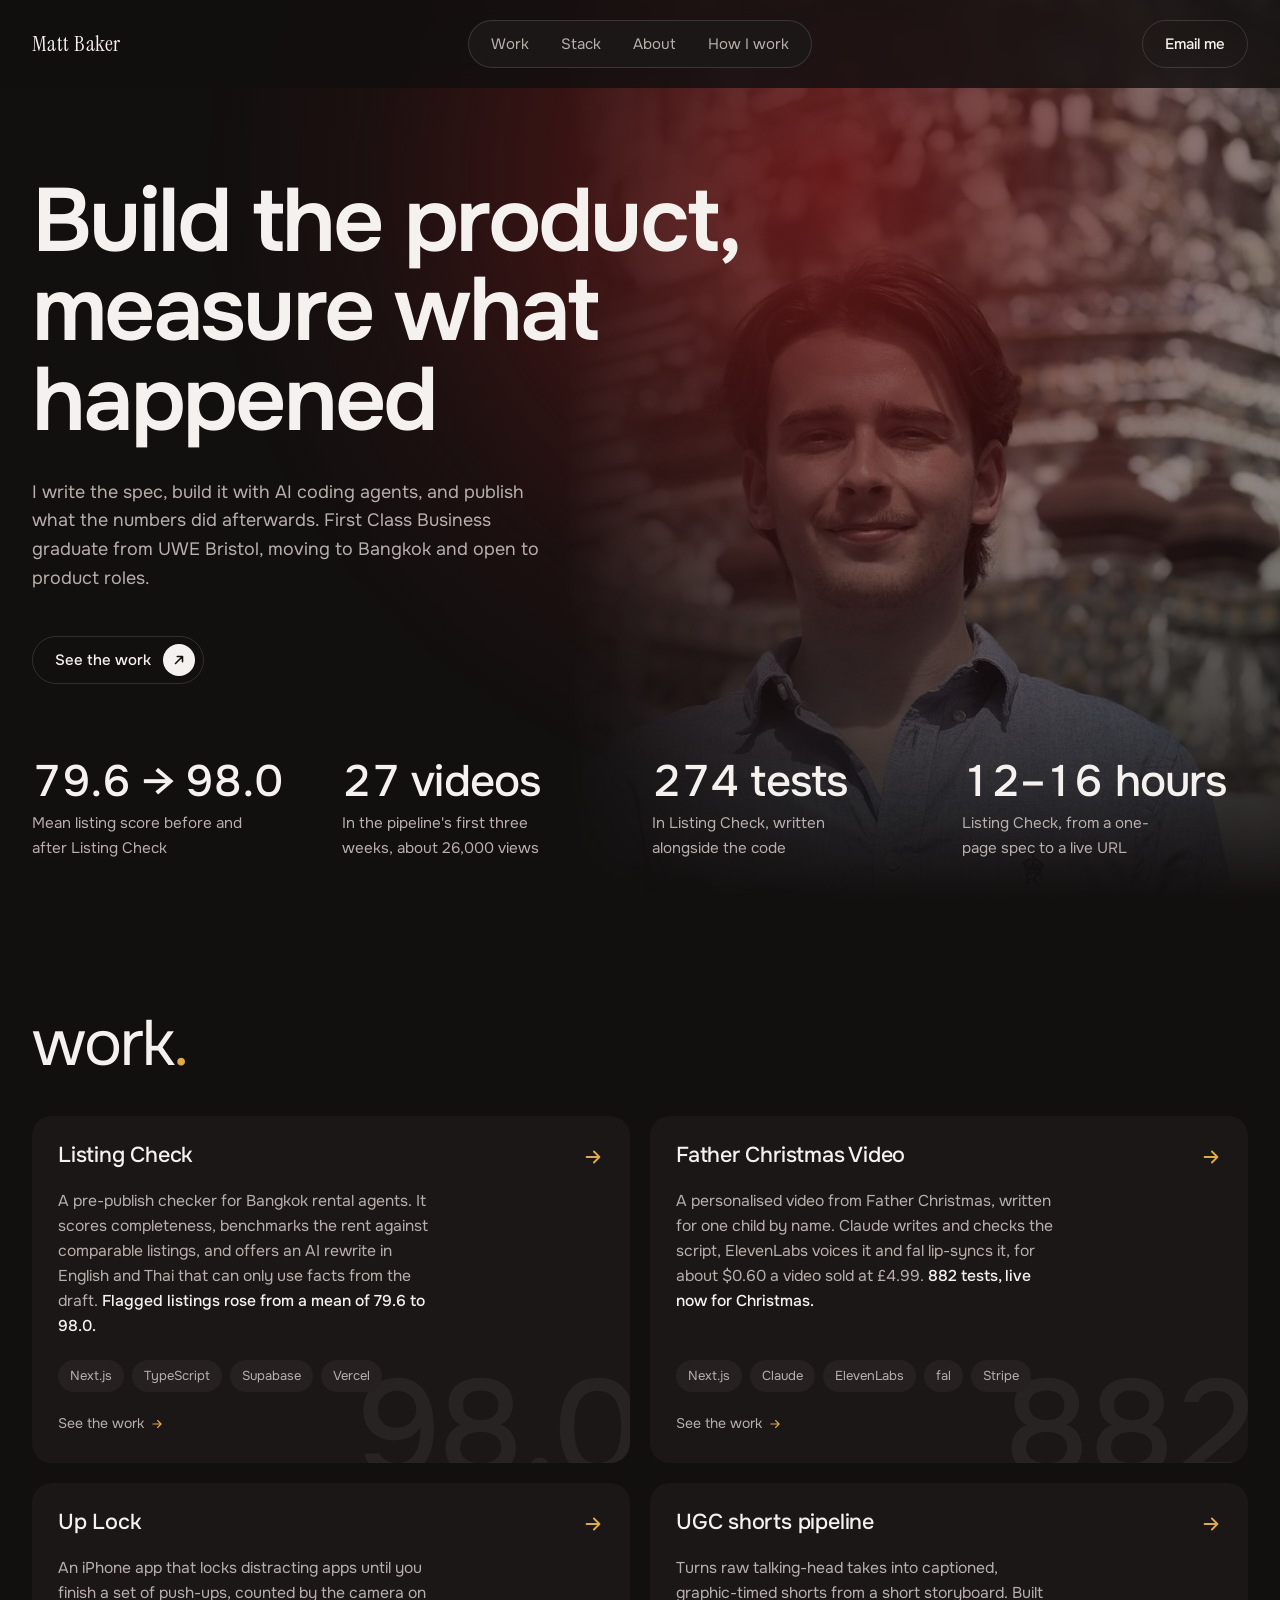
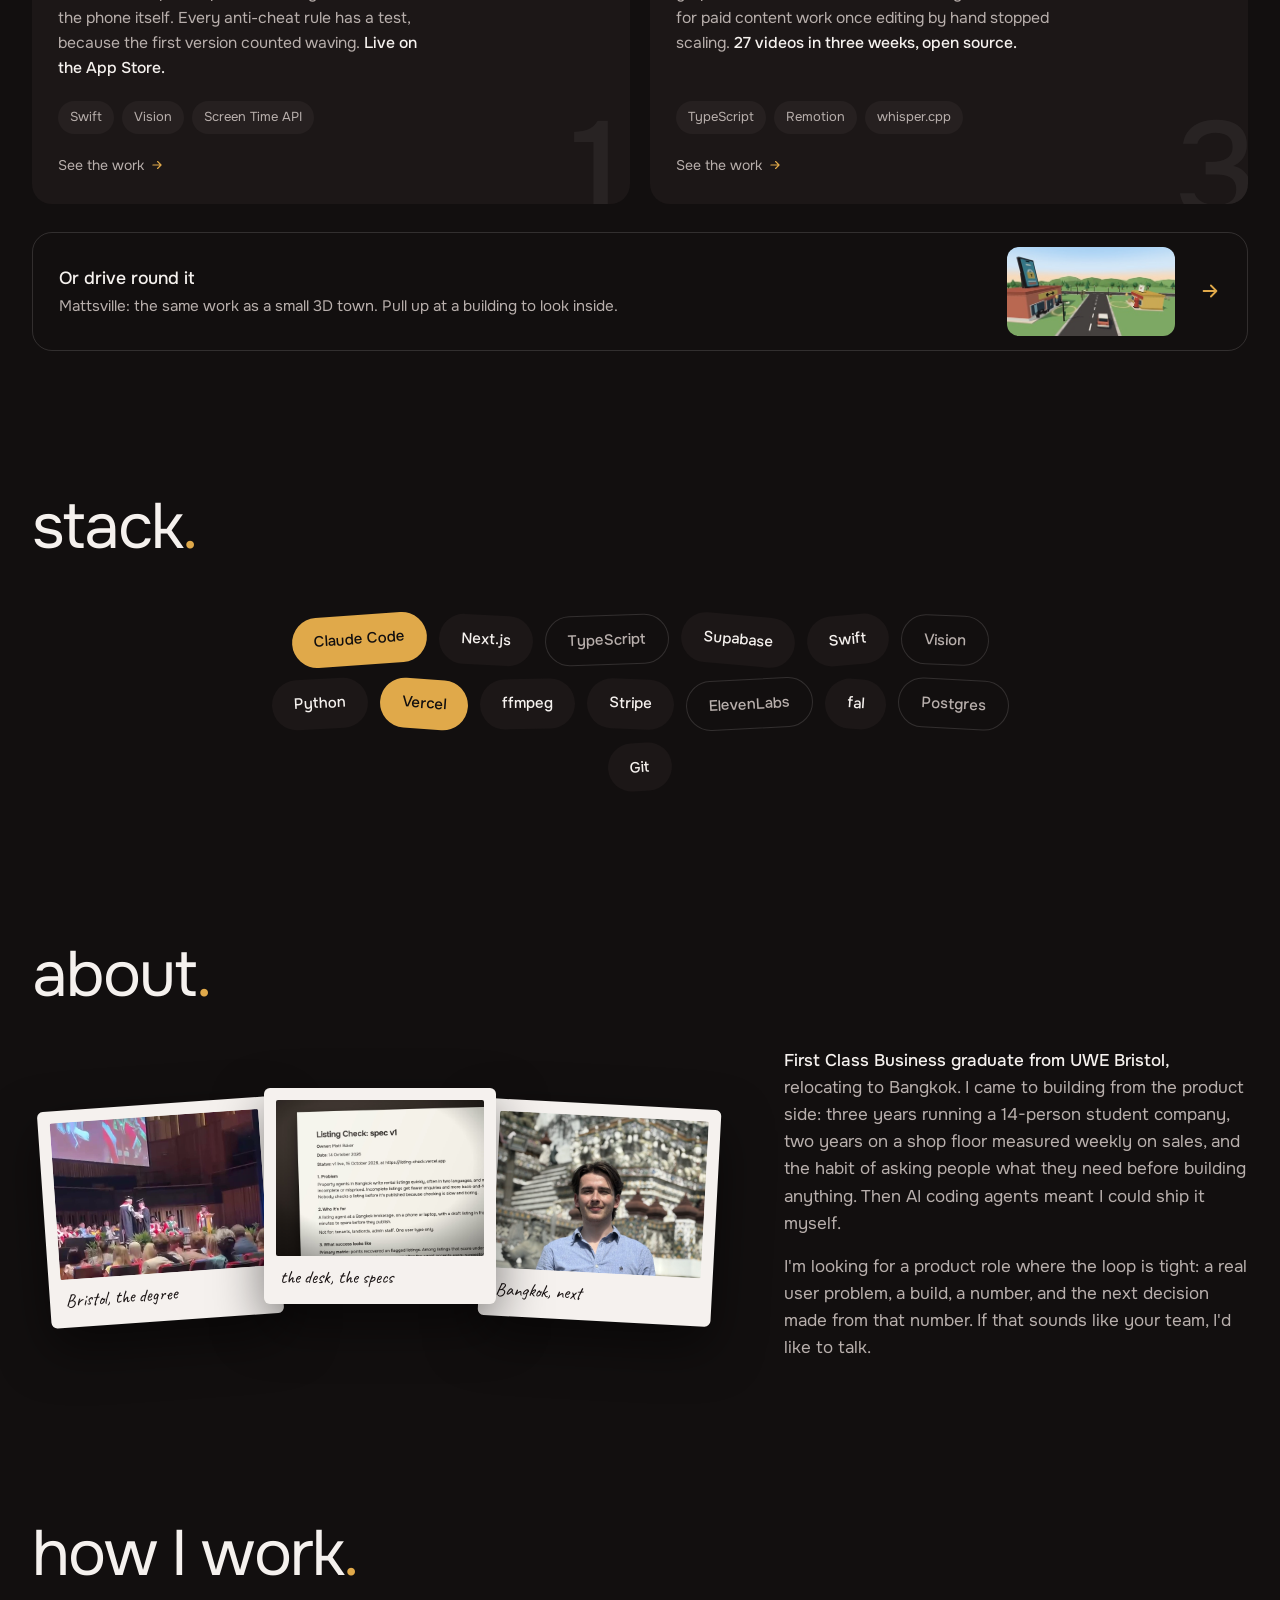
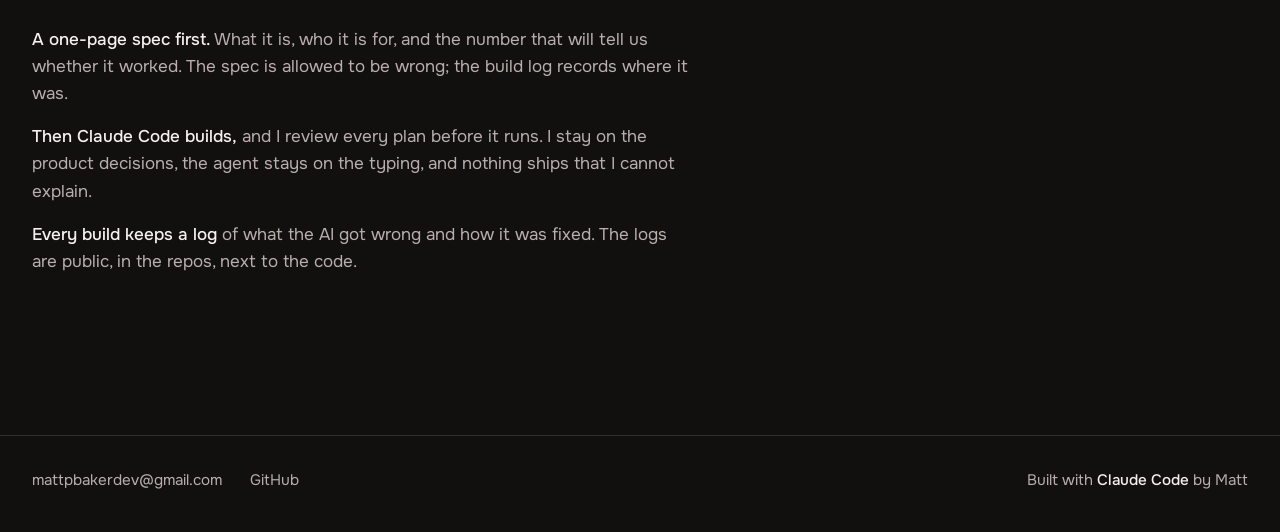
<file: index.html>
<!doctype html>
<html lang="en">
<head>
<meta charset="utf-8">
<meta name="viewport" content="width=device-width,initial-scale=1,viewport-fit=cover">
<title>Matt Baker</title>
<meta name="description" content="Matt Baker, product builder. I write the spec, build it with AI coding agents, and publish what the numbers did afterwards: Listing Check, Up Lock and a video pipeline. Relocating to Bangkok.">
<meta property="og:title" content="Matt Baker">
<meta property="og:description" content="Product builder. I write the spec, build it with AI coding agents, and publish what the numbers did afterwards. Relocating to Bangkok.">
<meta name="theme-color" content="#120F0F">
<link rel="icon" href="/favicon.svg" type="image/svg+xml">
<link rel="preconnect" href="https://fonts.googleapis.com">
<link rel="preconnect" href="https://fonts.gstatic.com" crossorigin>
<link rel="stylesheet" href="https://fonts.googleapis.com/css2?family=Onest:wght@400;500;600&family=Instrument+Serif&family=Caveat:wght@500&display=swap">
<style>
  :root {
    --bg: #120F0F;
    --bg-raised: #1C1717;
    --bg-raised-2: #262020;
    --glow: #6B1A1A;
    --accent: #E0A94A;
    --ink: #F5F1EE;
    --ink-2: #B8AFAC;
    --line: rgba(245,241,238,0.14);
    --paper: #F5F1EE;
    --sans: "Onest", "Segoe UI", Helvetica, Arial, sans-serif;
    --serif: "Instrument Serif", Georgia, serif;
    --hand: "Caveat", "Bradley Hand", cursive;
    --gutter: 32px;
    --radius-card: 20px;
    color-scheme: dark;
  }
  @media (max-width: 720px) { :root { --gutter: 20px; } }

  * { box-sizing: border-box; }
  html { scroll-behavior: smooth; }
  @media (prefers-reduced-motion: reduce) { html { scroll-behavior: auto; } }
  html, body { overflow-x: clip; }
  body {
    margin: 0; background: var(--bg); color: var(--ink);
    font-family: var(--sans); font-size: 17px; line-height: 1.6;
    -webkit-font-smoothing: antialiased;
  }
  a { color: inherit; text-decoration: none; }
  p a { text-decoration: underline; text-decoration-color: var(--line); text-underline-offset: 3px; }
  p a:hover { text-decoration-color: var(--ink); }
  :focus-visible { outline: 2px solid var(--accent); outline-offset: 3px; border-radius: 4px; }
  img { display: block; max-width: 100%; }

  .wrap { max-width: 1280px; margin: 0 auto; padding-left: var(--gutter); padding-right: var(--gutter); }

  /* Buttons */
  .pill {
    display: inline-flex; align-items: center; gap: 12px;
    height: 48px; padding: 0 8px 0 22px; border-radius: 999px;
    border: 1px solid var(--line); background: transparent; color: var(--ink);
    font: 500 15px/1 var(--sans); white-space: nowrap; cursor: pointer;
    transition: border-color .2s, background-color .2s;
  }
  .pill:hover { border-color: rgba(245,241,238,0.4); background: rgba(245,241,238,0.04); }
  .pill.plain { padding-right: 22px; }
  .pill .disc {
    width: 32px; height: 32px; border-radius: 50%; background: var(--ink); color: var(--bg);
    display: inline-grid; place-items: center; flex: none;
  }
  .pill .disc svg { width: 14px; height: 14px; }

  /* Nav */
  .nav {
    position: sticky; top: 0; z-index: 20;
    display: grid; grid-template-columns: 1fr auto 1fr; align-items: center; gap: 16px;
    padding-top: 20px; padding-bottom: 20px;
  }
  .nav::before {
    content: ""; position: absolute; z-index: -1; top: 0; bottom: 0; left: calc(50% - 50vw); right: calc(50% - 50vw);
    background: rgba(18,15,15,0.82); -webkit-backdrop-filter: blur(14px); backdrop-filter: blur(14px);
  }
  .wordmark { font-family: var(--serif); font-size: 1.4rem; letter-spacing: 0.02em; line-height: 1; }
  .nav-pill {
    display: flex; gap: 4px; height: 48px; padding: 0 8px; align-items: center;
    background: var(--bg-raised); border: 1px solid var(--line); border-radius: 999px;
    max-width: 100%; overflow-x: auto; scrollbar-width: none;
  }
  .nav-pill::-webkit-scrollbar { display: none; }
  .nav-pill a {
    position: relative; padding: 0 14px; height: 100%; display: inline-flex; align-items: center;
    font-size: 15px; color: var(--ink-2); white-space: nowrap; transition: color .2s;
  }
  .nav-pill a:hover, .nav-pill a[aria-current="true"] { color: var(--ink); }
  .nav-pill a::after {
    content: ""; position: absolute; left: 14px; right: 14px; bottom: 9px; height: 2px;
    background: var(--accent); border-radius: 2px; transform: scaleX(0); transform-origin: left;
    transition: transform .25s ease;
  }
  .nav-pill a[aria-current="true"]::after { transform: scaleX(1); }
  .nav-right { justify-self: end; }
  @media (max-width: 840px) {
    .nav { grid-template-columns: 1fr auto; row-gap: 12px; padding-top: 16px; padding-bottom: 12px; }
    .wordmark { grid-row: 1; grid-column: 1; }
    .nav-right { grid-row: 1; grid-column: 2; }
    .nav-pill { grid-row: 2; grid-column: 1 / -1; justify-self: start; height: 44px; }
    .nav-pill a { padding: 0 12px; font-size: 14px; }
    .nav-right .pill { height: 40px; padding: 0 16px; font-size: 14px; }
  }

  /* Hero */
  .hero {
    position: relative; isolation: isolate;
    min-height: calc(100svh - 88px);
    display: grid; grid-template-rows: 1fr auto; row-gap: 40px;
    padding-top: 8px; padding-bottom: 40px;
  }
  .hero-photo {
    position: absolute; z-index: -2; pointer-events: none; top: -88px; bottom: 0; left: 44%; right: min(calc(50% - 50vw), calc(-1 * var(--gutter)));
    opacity: 0.55;
    -webkit-mask-image: linear-gradient(to right, transparent 0%, #000 42%, #000 100%), linear-gradient(to bottom, #000 0%, #000 55%, transparent 100%);
    mask-image: linear-gradient(to right, transparent 0%, #000 42%, #000 100%), linear-gradient(to bottom, #000 0%, #000 55%, transparent 100%);
    -webkit-mask-composite: source-in; mask-composite: intersect;
  }
  .hero-photo img { width: 100%; height: 100%; object-fit: cover; object-position: 60% 18%; filter: saturate(0.75) contrast(1.05); }
  .hero::before {
    content: ""; position: absolute; z-index: -1; pointer-events: none;
    width: 1300px; height: 1300px; right: -200px; top: -560px; border-radius: 50%;
    background: radial-gradient(circle at center, rgba(107,26,26,0.95) 0%, rgba(107,26,26,0.45) 28%, rgba(107,26,26,0.12) 50%, transparent 68%);
    opacity: 0; animation: glow-in 1.2s ease-out .1s forwards;
  }
  .hero-grid { display: grid; align-content: center; padding-top: 48px; }
  h1 {
    font-size: clamp(3rem, 7vw, 6.5rem); font-weight: 600; line-height: 1.0; letter-spacing: -0.03em;
    margin: 0 0 32px; max-width: 13ch; text-wrap: balance;
  }
  .lede { font-size: clamp(1.05rem, 1.4vw, 1.25rem); color: var(--ink-2); max-width: 44ch; margin: 0 0 44px; }
  @keyframes glow-in { to { opacity: 1; } }
  @media (prefers-reduced-motion: reduce) {
    .hero::before { animation: none; opacity: 1; }
    .nav-pill a::after { transition: none; }
  }
  @media (max-width: 900px) {
    .hero { min-height: 0; row-gap: 48px; }
    .hero { grid-template-rows: auto auto auto; row-gap: 0; }
    .hero-grid { order: 1; }
    .hero-photo { order: 2; position: relative; inset: auto; left: 20%; height: 230px; margin: -36px calc(-1 * var(--gutter)) -28px 0; opacity: 0.6; width: calc(80% + var(--gutter));
      -webkit-mask-image: linear-gradient(to right, transparent 0%, #000 40%), linear-gradient(to bottom, transparent 0%, #000 22%, #000 70%, transparent 100%);
      mask-image: linear-gradient(to right, transparent 0%, #000 40%), linear-gradient(to bottom, transparent 0%, #000 22%, #000 70%, transparent 100%); }
    .hero-photo img { object-position: 58% 10%; }
    .stats { order: 3; }
    .hero::before { width: 900px; height: 900px; right: -420px; top: -300px; }
    .hero-grid { padding-top: 24px; }
  }

  .stats { display: grid; grid-template-columns: repeat(4, 1fr); gap: 24px; }
  .stat b { display: block; font-size: clamp(2rem, 3.5vw, 2.75rem); font-weight: 500; line-height: 1.1; letter-spacing: -0.02em; font-variant-numeric: tabular-nums; }
  .stat span { display: block; color: var(--ink-2); font-size: 0.95rem; margin-top: 6px; max-width: 22ch; }
  @media (max-width: 720px) {
    .stats { grid-template-columns: 1fr 1fr; gap: 28px 20px; }
    .stats .stat:first-child, .stats .stat:last-child { grid-column: 1 / -1; }
  }

  /* Sections */
  .section { padding-top: 112px; padding-bottom: 32px; scroll-margin-top: 60px; }
  .section h2 {
    font-size: clamp(2.5rem, 5vw, 4.5rem); font-weight: 400; line-height: 1; letter-spacing: -0.03em;
    margin: 0 0 40px;
  }
  .section h2::after { content: "."; color: var(--accent); }
  @media (max-width: 840px) { .section { scroll-margin-top: 40px; } }
  @media (max-width: 720px) { .section { padding-top: 80px; } }

  /* Work cards */
  .cards { display: grid; grid-template-columns: repeat(2, minmax(0, 1fr)); gap: 20px; }
  .card {
    position: relative; overflow: hidden; display: flex; flex-direction: column; gap: 20px;
    background: var(--bg-raised); border-radius: var(--radius-card); padding: 26px 26px 28px; min-height: 320px;
    transition: background-color .2s;
  }
  .card:hover { background: #211b1b; }
  .card-head { display: flex; justify-content: space-between; align-items: flex-start; gap: 16px; }
  .card h3 { margin: 0; font-size: 1.35rem; font-weight: 500; line-height: 1.25; letter-spacing: -0.01em; }
  .card .arrow { color: var(--accent); flex: none; width: 22px; height: 22px; margin-top: 4px; transition: transform .2s; }
  .card:hover .arrow { transform: translateX(3px); }
  .card p { margin: 0; color: var(--ink-2); font-size: 0.98rem; flex: 1; max-width: 38ch; }
  .card p b { color: var(--ink); font-weight: 500; }
  .tags { display: flex; flex-wrap: wrap; gap: 8px; position: relative; z-index: 1; }
  .tags span { font-size: 13px; padding: 6px 12px; border-radius: 999px; background: var(--bg-raised-2); color: var(--ink-2); }
  .card .more { position: relative; z-index: 1; font-size: 14px; color: var(--ink-2); display: inline-flex; align-items: center; gap: 6px; transition: color .2s; }
  .card:hover .more { color: var(--ink); }
  .card .more svg { width: 14px; height: 14px; color: var(--accent); }
  .ghost {
    position: absolute; right: -6px; bottom: -22px; font-size: 8.5rem; font-weight: 500; line-height: 0.8;
    letter-spacing: -0.05em; color: rgba(245,241,238,0.06); pointer-events: none; user-select: none;
    font-variant-numeric: tabular-nums; white-space: nowrap;
  }
  @media (max-width: 760px) { .cards { grid-template-columns: 1fr; } .card { min-height: 0; } }

  /* Stack cloud */
  .cloud { display: flex; flex-wrap: wrap; justify-content: center; gap: 14px 12px; max-width: 760px; margin: 0 auto; padding: 16px 0 8px; }
  .cloud span {
    display: inline-block; padding: 12px 22px; border-radius: 999px; font-size: 15px; font-weight: 500;
    background: var(--bg-raised); color: var(--ink); transform: rotate(var(--r, 0deg));
  }
  .cloud .amber { background: var(--accent); color: var(--bg); }
  .cloud .outline { background: transparent; border: 1px solid var(--line); color: var(--ink-2); }

  /* About: polaroids */
  .about-grid { display: grid; grid-template-columns: minmax(0, 3fr) minmax(0, 2fr); gap: 56px; align-items: center; }
  .polaroids { display: grid; grid-template-columns: repeat(3, 1fr); gap: 0; align-items: center; padding: 24px 12px; }
  .polaroid {
    margin: 0; background: var(--paper); color: #1a1414; padding: 12px 12px 10px; border-radius: 6px;
    box-shadow: 0 20px 50px rgba(0,0,0,0.5); transform: rotate(var(--r)) translateY(var(--y, 0));
    width: 104%; position: relative;
  }
  .polaroid:nth-child(1) { --r: -4deg; justify-self: start; z-index: 1; }
  .polaroid:nth-child(2) { --r: 0deg; --y: -16px; justify-self: center; z-index: 3; }
  .polaroid:nth-child(3) { --r: 3deg; justify-self: end; z-index: 2; }
  .polaroid .ph, .polaroid .polaroid-media { display: block; width: 100%; aspect-ratio: 4 / 3; border-radius: 2px; background: linear-gradient(135deg, #3a2e2c, #241c1c); }
  .polaroid .polaroid-media { object-fit: cover; height: auto; }
  .polaroid-shot { position: relative; }
  .polaroid-play {
    position: absolute; right: 8px; bottom: 8px; width: 36px; height: 36px; padding: 0; border: 0; border-radius: 50%;
    background: var(--paper); color: #1a1414; box-shadow: 0 2px 10px rgba(0,0,0,0.45); cursor: pointer;
    display: grid; place-items: center;
  }
  .polaroid-play[hidden] { display: none; }
  .polaroid-play svg { width: 18px; height: 18px; }
  .polaroid-play .ic-pause, .polaroid-play[data-playing] .ic-play { display: none; }
  .polaroid-play[data-playing] .ic-pause { display: block; }
  .polaroid-play:focus-visible { outline: 2px solid var(--accent); outline-offset: 2px; }
  .polaroid figcaption { font-family: var(--hand); font-size: 1.15rem; line-height: 1.2; padding: 10px 4px 6px; }
  .about-text p { margin: 0 0 16px; color: var(--ink-2); max-width: 52ch; }
  .about-text p b { color: var(--ink); font-weight: 500; }
  @media (max-width: 900px) {
    .about-grid { grid-template-columns: 1fr; gap: 40px; }
    .polaroids { max-width: 520px; }
  }
  @media (max-width: 560px) {
    .polaroids { grid-template-columns: 1fr; gap: 24px; max-width: 300px; margin: 0 auto; }
    .polaroid { width: 100%; }
    .polaroid:nth-child(1) { --r: -2deg; } .polaroid:nth-child(3) { --r: 1.5deg; } .polaroid:nth-child(2) { --y: 0; }
  }

  /* How I work */
  .prose p { margin: 0 0 16px; color: var(--ink-2); max-width: 60ch; }
  .prose p b { color: var(--ink); font-weight: 500; }

  /* Drive strip: the /play game, under the work cards. Outlined, so it reads as an extra, not a fourth card */
  .drive {
    margin-top: 28px; display: grid; grid-template-columns: 1fr auto auto; align-items: center; gap: 24px;
    background: transparent; border: 1px solid var(--line); border-radius: var(--radius-card);
    padding: 14px 26px;
    transition: background-color .2s, border-color .2s;
  }
  .drive:hover { background: rgba(245,241,238,0.03); border-color: rgba(245,241,238,0.28); }
  .drive-text { display: grid; gap: 2px; }
  .drive-title { font-size: 1.1rem; font-weight: 500; }
  .drive-sub { color: var(--ink-2); font-size: 0.95rem; }
  .drive-shot { width: 168px; aspect-ratio: 1200 / 630; border-radius: 12px; overflow: hidden; }
  .drive-shot img { width: 100%; height: 100%; object-fit: cover; filter: saturate(0.8); transition: transform .25s cubic-bezier(0.23,1,0.32,1), filter .25s ease; }
  .drive .arrow { color: var(--accent); width: 22px; height: 22px; transition: transform .2s; }
  @media (hover: hover) and (pointer: fine) {
    .drive:hover .drive-shot img { filter: none; transform: scale(1.03); }
    .drive:hover .arrow { transform: translateX(3px); }
  }
  @media (max-width: 720px) {
    .drive { grid-template-columns: 88px 1fr auto; gap: 14px; padding: 12px 16px 12px 12px; }
    .drive-shot { order: -1; width: 88px; border-radius: 10px; }
    .drive-sub { font-size: 0.9rem; }
  }
  @media (prefers-reduced-motion: reduce) { .drive-shot img, .drive .arrow { transition: none; } .drive:hover .drive-shot img, .drive:hover .arrow { transform: none; } }
  .sr-only { position: absolute; width: 1px; height: 1px; padding: 0; margin: -1px; overflow: hidden; clip: rect(0 0 0 0); white-space: nowrap; border: 0; }

  /* Footer */
  footer { margin-top: 112px; padding: 32px 0 40px; border-top: 1px solid var(--line); color: var(--ink-2); font-size: 0.95rem; }
  footer .wrap { display: flex; flex-wrap: wrap; gap: 12px 28px; align-items: center; }
  footer .built { margin-left: auto; }
  footer .built b { color: var(--ink); font-weight: 500; }
  @media (max-width: 720px) { footer { margin-top: 80px; } footer .built { margin-left: 0; width: 100%; } }
</style>
</head>
<body>

<header class="nav wrap">
  <a class="wordmark" href="#top">Matt Baker</a>
  <nav class="nav-pill" aria-label="Sections">
    <a href="#work" data-spy>Work</a>
    <a href="#stack" data-spy>Stack</a>
    <a href="#about" data-spy>About</a>
    <a href="#how" data-spy>How I work</a>
  </nav>
  <div class="nav-right">
    <a class="pill plain" href="mailto:mattpbakerdev@gmail.com">Email me</a>
  </div>
</header>

<main id="top">
  <section class="hero wrap">
    <div class="hero-photo" aria-hidden="true"><img src="/img/about/bangkok.jpg" width="1200" height="900" alt="" decoding="async"></div>
    <div class="hero-grid">
      <div>
        <h1>Build the product, measure what happened</h1>
        <p class="lede">I write the spec, build it with AI coding agents, and publish what the numbers did afterwards. First Class Business graduate from UWE Bristol, moving to Bangkok and open to product roles.</p>
        <a class="pill" href="#work">See the work
          <span class="disc" aria-hidden="true"><svg viewBox="0 0 16 16" fill="none" stroke="currentColor" stroke-width="1.8" stroke-linecap="round" stroke-linejoin="round"><path d="M4 12 12 4M6 4h6v6"/></svg></span>
        </a>
      </div>
    </div>
    <div class="stats" role="list">
      <div class="stat" role="listitem"><b>79.6 → 98.0</b><span>Mean listing score before and after Listing Check</span></div>
      <div class="stat" role="listitem"><b>27 videos</b><span>In the pipeline's first three weeks, about 26,000 views</span></div>
      <div class="stat" role="listitem"><b>274 tests</b><span>In Listing Check, written alongside the code</span></div>
      <div class="stat" role="listitem"><b>12–16 hours</b><span>Listing Check, from a one-page spec to a live URL</span></div>
    </div>
  </section>

  <section class="section wrap" id="work">
    <h2>work</h2>
    <div class="cards">
      <a class="card" href="/work/listing-check">
        <div class="card-head"><h3>Listing Check</h3><svg class="arrow" viewBox="0 0 24 24" fill="none" stroke="currentColor" stroke-width="2" stroke-linecap="round" stroke-linejoin="round" aria-hidden="true"><path d="M5 12h14M13 6l6 6-6 6"/></svg></div>
        <p>A pre-publish checker for Bangkok rental agents. It scores completeness, benchmarks the rent against comparable listings, and offers an AI rewrite in English and Thai that can only use facts from the draft. <b>Flagged listings rose from a mean of 79.6 to 98.0.</b></p>
        <div class="tags"><span>Next.js</span><span>TypeScript</span><span>Supabase</span><span>Vercel</span></div>
        <span class="more">See the work <svg viewBox="0 0 24 24" fill="none" stroke="currentColor" stroke-width="2" stroke-linecap="round" stroke-linejoin="round" aria-hidden="true"><path d="M5 12h14M13 6l6 6-6 6"/></svg></span>
        <span class="ghost" aria-hidden="true">98.0</span>
      </a>
      <a class="card" href="/work/father-christmas">
        <div class="card-head"><h3>Father Christmas Video</h3><svg class="arrow" viewBox="0 0 24 24" fill="none" stroke="currentColor" stroke-width="2" stroke-linecap="round" stroke-linejoin="round" aria-hidden="true"><path d="M5 12h14M13 6l6 6-6 6"/></svg></div>
        <p>A personalised video from Father Christmas, written for one child by name. Claude writes and checks the script, ElevenLabs voices it and fal lip-syncs it, for about $0.60 a video sold at £4.99. <b>882 tests, live now for Christmas.</b></p>
        <div class="tags"><span>Next.js</span><span>Claude</span><span>ElevenLabs</span><span>fal</span><span>Stripe</span></div>
        <span class="more">See the work <svg viewBox="0 0 24 24" fill="none" stroke="currentColor" stroke-width="2" stroke-linecap="round" stroke-linejoin="round" aria-hidden="true"><path d="M5 12h14M13 6l6 6-6 6"/></svg></span>
        <span class="ghost" aria-hidden="true">882</span>
      </a>
      <a class="card" href="/work/up-lock">
        <div class="card-head"><h3>Up Lock</h3><svg class="arrow" viewBox="0 0 24 24" fill="none" stroke="currentColor" stroke-width="2" stroke-linecap="round" stroke-linejoin="round" aria-hidden="true"><path d="M5 12h14M13 6l6 6-6 6"/></svg></div>
        <p>An iPhone app that locks distracting apps until you finish a set of push-ups, counted by the camera on the phone itself. Every anti-cheat rule has a test, because the first version counted waving. <b>Live on the App Store.</b></p>
        <div class="tags"><span>Swift</span><span>Vision</span><span>Screen Time API</span></div>
        <span class="more">See the work <svg viewBox="0 0 24 24" fill="none" stroke="currentColor" stroke-width="2" stroke-linecap="round" stroke-linejoin="round" aria-hidden="true"><path d="M5 12h14M13 6l6 6-6 6"/></svg></span>
        <span class="ghost" aria-hidden="true">1</span>
      </a>
      <a class="card" href="/work/ugc-pipeline">
        <div class="card-head"><h3>UGC shorts pipeline</h3><svg class="arrow" viewBox="0 0 24 24" fill="none" stroke="currentColor" stroke-width="2" stroke-linecap="round" stroke-linejoin="round" aria-hidden="true"><path d="M5 12h14M13 6l6 6-6 6"/></svg></div>
        <p>Turns raw talking-head takes into captioned, graphic-timed shorts from a short storyboard. Built for paid content work once editing by hand stopped scaling. <b>27 videos in three weeks, open source.</b></p>
        <div class="tags"><span>TypeScript</span><span>Remotion</span><span>whisper.cpp</span></div>
        <span class="more">See the work <svg viewBox="0 0 24 24" fill="none" stroke="currentColor" stroke-width="2" stroke-linecap="round" stroke-linejoin="round" aria-hidden="true"><path d="M5 12h14M13 6l6 6-6 6"/></svg></span>
        <span class="ghost" aria-hidden="true">3</span>
      </a>
    </div>
    <a class="drive" href="/play">
      <span class="drive-text">
        <span class="drive-title"><span class="sr-only">Mattsville, a 3D game: </span>Or drive round it</span>
        <span class="drive-sub">Mattsville: the same work as a small 3D town. Pull up at a building to look inside.</span>
      </span>
      <span class="drive-shot" aria-hidden="true"><img src="/play/thumb.jpg" width="360" height="189" alt="" loading="lazy" decoding="async"></span>
      <svg class="arrow" viewBox="0 0 24 24" fill="none" stroke="currentColor" stroke-width="2" stroke-linecap="round" stroke-linejoin="round" aria-hidden="true"><path d="M5 12h14M13 6l6 6-6 6"/></svg>
    </a>
  </section>

  <section class="section wrap" id="stack">
    <h2>stack</h2>
    <div class="cloud" role="list">
      <span role="listitem" style="--r:-4deg" class="amber">Claude Code</span>
      <span role="listitem" style="--r:3deg">Next.js</span>
      <span role="listitem" style="--r:-2deg" class="outline">TypeScript</span>
      <span role="listitem" style="--r:5deg">Supabase</span>
      <span role="listitem" style="--r:-5deg">Swift</span>
      <span role="listitem" style="--r:2deg" class="outline">Vision</span>
      <span role="listitem" style="--r:-3deg">Python</span>
      <span role="listitem" style="--r:4deg" class="amber">Vercel</span>
      <span role="listitem" style="--r:-1deg">ffmpeg</span>
      <span role="listitem" style="--r:2deg">Stripe</span>
      <span role="listitem" style="--r:-3deg" class="outline">ElevenLabs</span>
      <span role="listitem" style="--r:4deg">fal</span>
      <span role="listitem" style="--r:3deg" class="outline">Postgres</span>
      <span role="listitem" style="--r:-4deg">Git</span>
    </div>
  </section>

  <section class="section wrap" id="about">
    <h2>about</h2>
    <div class="about-grid">
      <div class="polaroids">
        <figure class="polaroid">
          <div class="polaroid-shot">
            <video class="polaroid-media" autoplay muted loop playsinline preload="metadata"
                   poster="/img/about/bristol-poster.jpg"
                   aria-label="Walking across the stage at my UWE Bristol graduation">
              <source src="/img/about/bristol-loop.mp4" type="video/mp4">
            </video>
            <button class="polaroid-play" type="button" aria-label="Play the graduation loop" hidden>
              <svg class="ic-play" viewBox="0 0 24 24" fill="currentColor" aria-hidden="true"><path d="M8 5v14l11-7z"/></svg>
              <svg class="ic-pause" viewBox="0 0 24 24" fill="currentColor" aria-hidden="true"><path d="M7 5h4v14H7zM13 5h4v14h-4z"/></svg>
            </button>
          </div>
          <figcaption>Bristol, the degree</figcaption>
        </figure>
        <figure class="polaroid">
          <img class="polaroid-media" src="/img/about/spec.jpg" width="1200" height="900"
               alt="The printed one-page spec for Listing Check, v1, on a desk" loading="lazy">
          <figcaption>the desk, the specs</figcaption>
        </figure>
        <figure class="polaroid">
          <img class="polaroid-media" src="/img/about/bangkok.jpg" width="1200" height="900"
               alt="Me at Wat Arun in Bangkok, the white prang behind me" loading="lazy">
          <figcaption>Bangkok, next</figcaption>
        </figure>
      </div>
      <div class="about-text">
        <p><b>First Class Business graduate from UWE Bristol,</b> relocating to Bangkok. I came to building from the product side: three years running a 14-person student company, two years on a shop floor measured weekly on sales, and the habit of asking people what they need before building anything. Then AI coding agents meant I could ship it myself.</p>
        <p>I'm looking for a product role where the loop is tight: a real user problem, a build, a number, and the next decision made from that number. If that sounds like your team, I'd like to talk.</p>
      </div>
    </div>
  </section>

  <section class="section wrap prose" id="how">
    <h2>how I work</h2>
    <p><b>A one-page spec first.</b> What it is, who it is for, and the number that will tell us whether it worked. The spec is allowed to be wrong; the build log records where it was.</p>
    <p><b>Then Claude Code builds,</b> and I review every plan before it runs. I stay on the product decisions, the agent stays on the typing, and nothing ships that I cannot explain.</p>
    <p><b>Every build keeps a log</b> of what the AI got wrong and how it was fixed. The logs are public, in the repos, next to the code.</p>
  </section>
</main>

<footer>
  <div class="wrap">
    <a href="mailto:mattpbakerdev@gmail.com">mattpbakerdev@gmail.com</a>
    <a href="https://github.com/mattpbakerdev-oss" target="_blank" rel="noopener">GitHub</a>
    <span class="built">Built with <b>Claude Code</b> by Matt</span>
  </div>
</footer>

<script>
  (function () {
    var rm = window.matchMedia('(prefers-reduced-motion: reduce)');
    var loop = document.querySelector('video.polaroid-media');
    var btn = document.querySelector('.polaroid-play');
    if (!loop || !btn) return;
    function reflect() {
      if (loop.paused) { btn.removeAttribute('data-playing'); btn.setAttribute('aria-label', 'Play the graduation loop'); }
      else { btn.setAttribute('data-playing', ''); btn.setAttribute('aria-label', 'Pause the graduation loop'); }
    }
    function settle() {
      if (rm.matches) { loop.pause(); loop.removeAttribute('autoplay'); btn.hidden = false; }
      else { btn.hidden = true; if (loop.paused) loop.play().catch(function () {}); }
      reflect();
    }
    btn.addEventListener('click', function () { if (loop.paused) loop.play().catch(function () {}); else loop.pause(); });
    loop.addEventListener('play', reflect); loop.addEventListener('pause', reflect);
    settle(); if (rm.addEventListener) rm.addEventListener('change', settle);
  })();
  (function () {
    var links = Array.prototype.slice.call(document.querySelectorAll('[data-spy]'));
    var map = {};
    links.forEach(function (a) { map[a.getAttribute('href').slice(1)] = a; });
    var sections = Object.keys(map).map(function (id) { return document.getElementById(id); }).filter(Boolean);
    function setActive(id) {
      links.forEach(function (a) { a.removeAttribute('aria-current'); });
      if (id && map[id]) map[id].setAttribute('aria-current', 'true');
    }
    if (!('IntersectionObserver' in window)) return;
    var visible = {};
    var io = new IntersectionObserver(function (entries) {
      entries.forEach(function (e) { visible[e.target.id] = e.isIntersecting ? e.intersectionRatio : 0; });
      var best = null, bestRatio = 0;
      sections.forEach(function (s) { if ((visible[s.id] || 0) > bestRatio) { best = s.id; bestRatio = visible[s.id]; } });
      if (window.scrollY < 200) best = null;
      setActive(best);
    }, { rootMargin: '-35% 0px -45% 0px', threshold: [0, 0.1, 0.25, 0.5, 0.75, 1] });
    sections.forEach(function (s) { io.observe(s); });
  })();
</script>
</body>
</html>
</file>
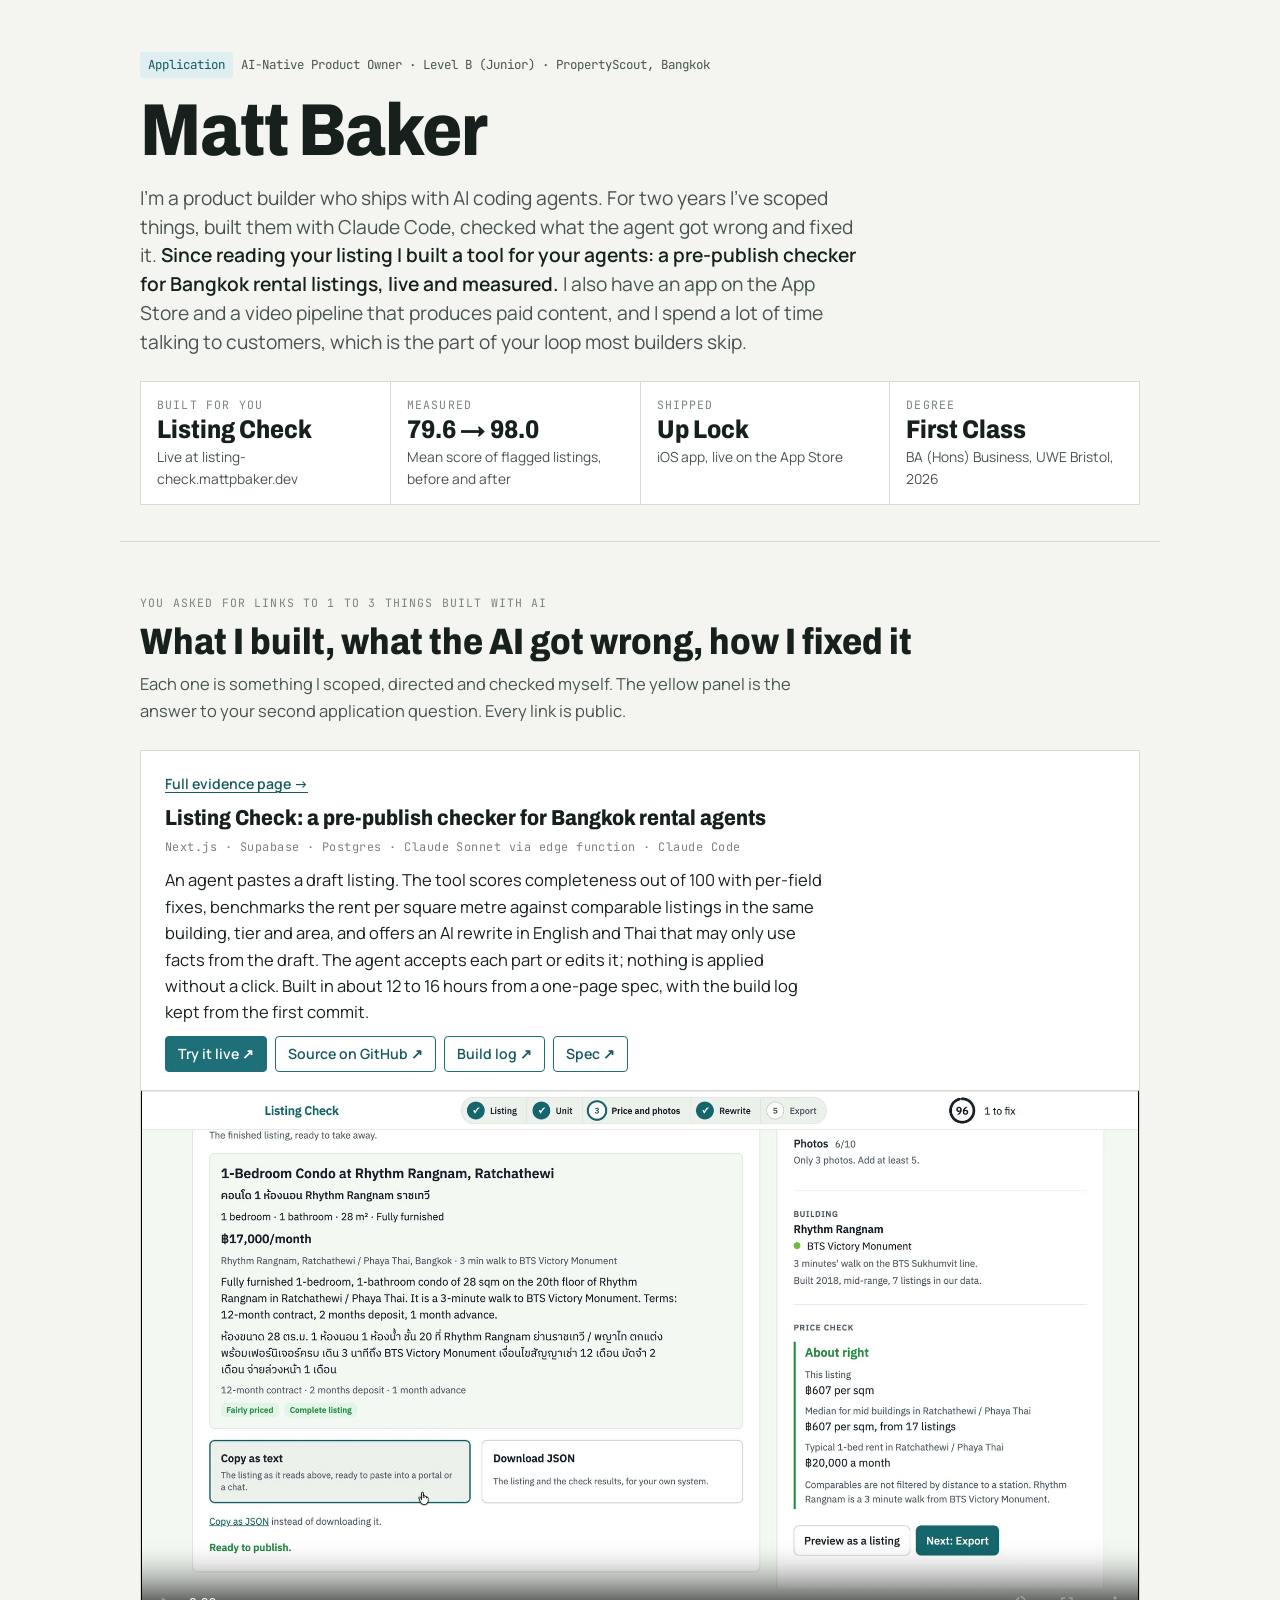
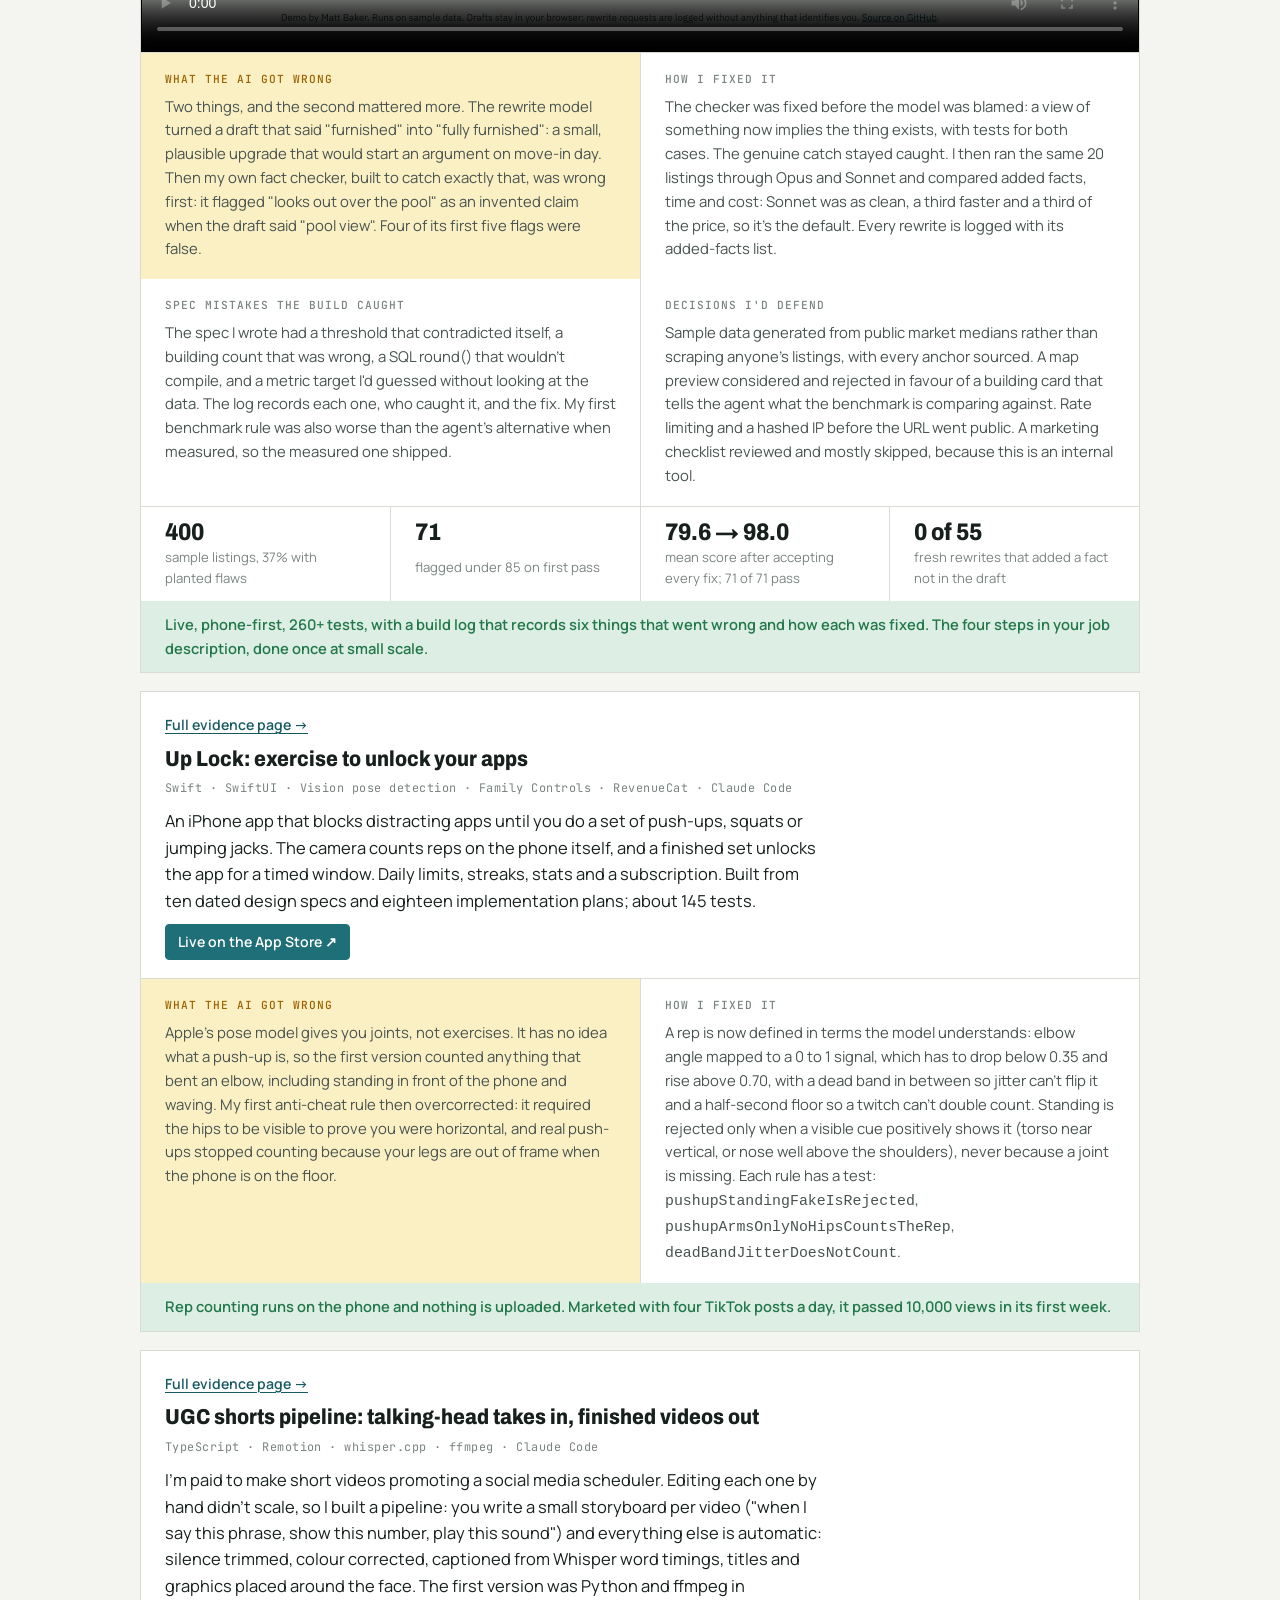
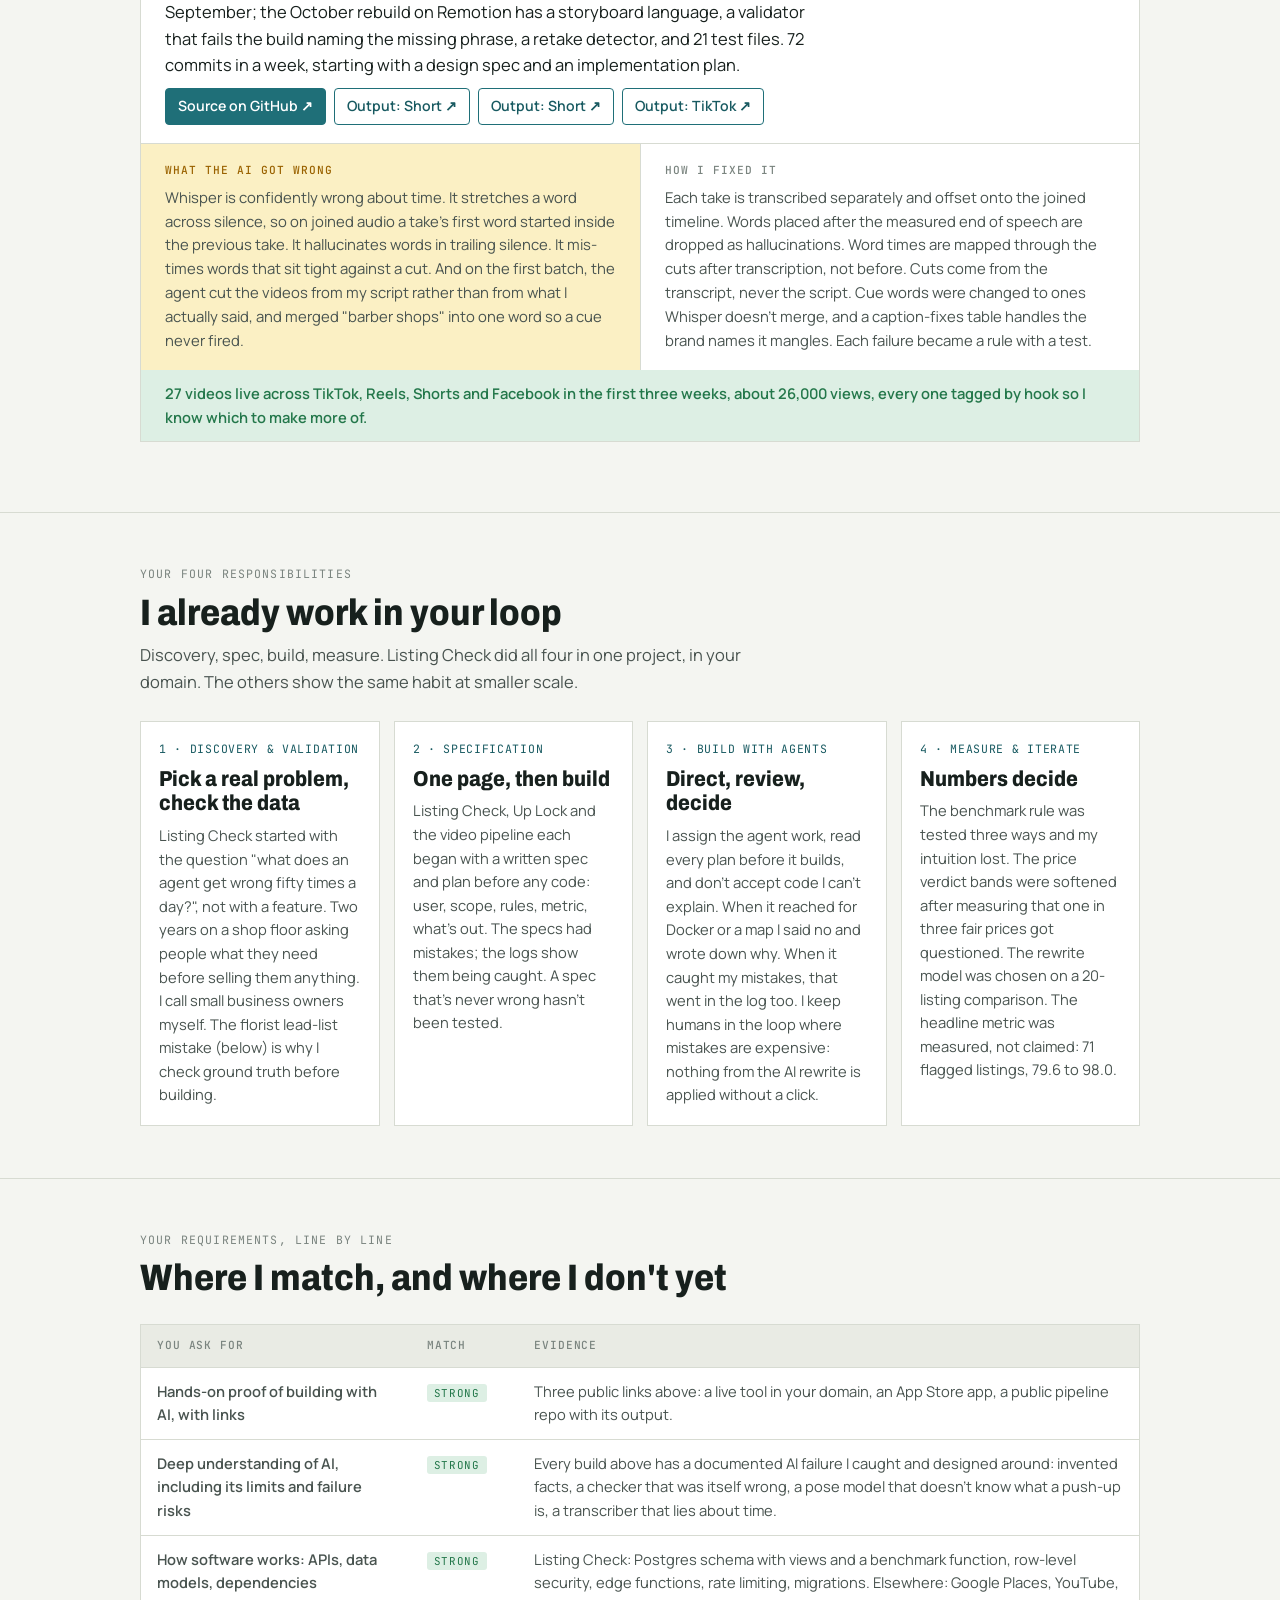
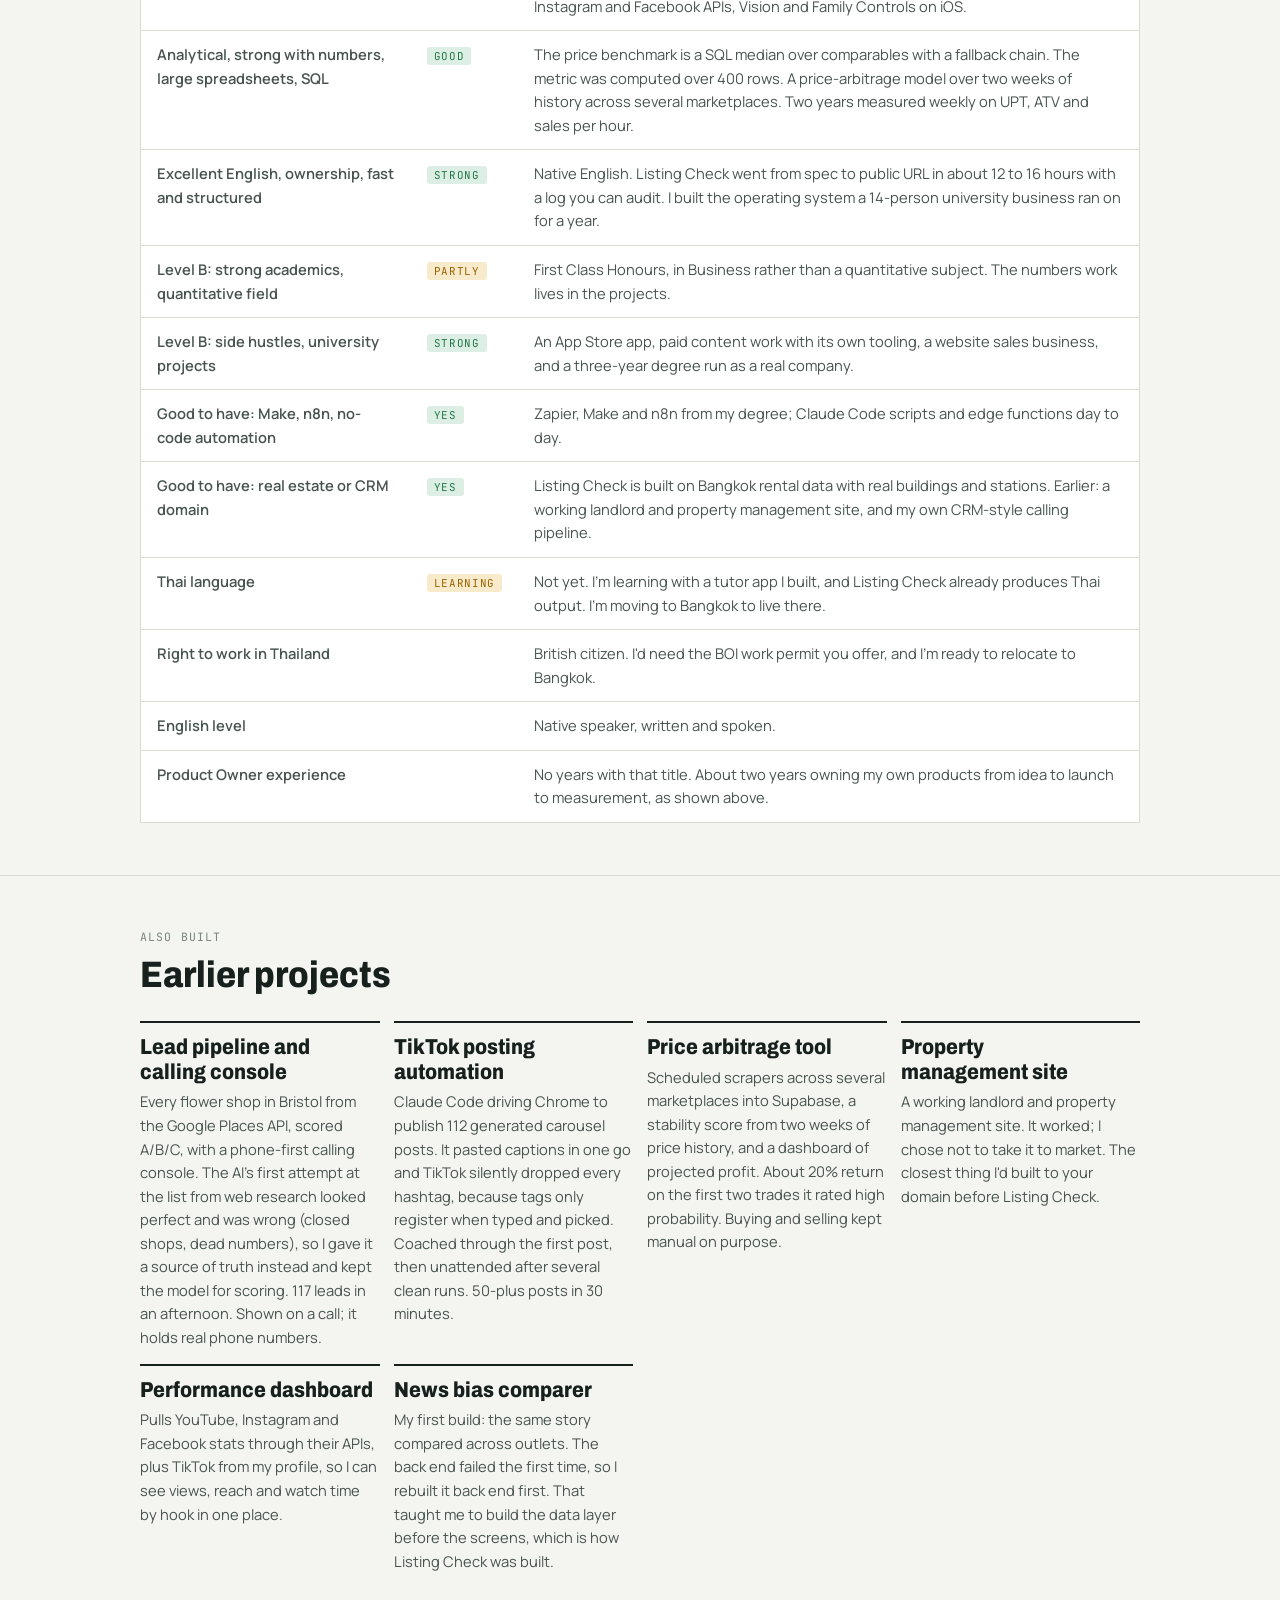
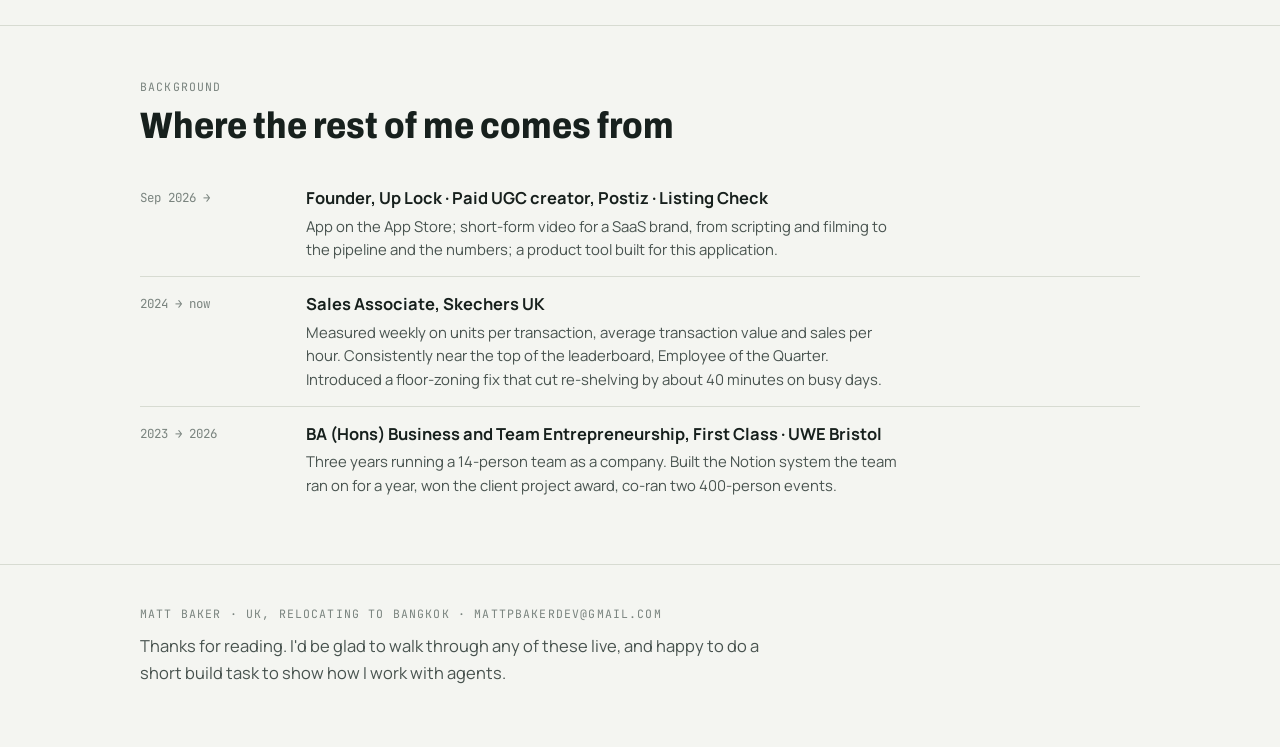
<file: propertyscout/index.html>
<!doctype html>
<html lang="en">
<head>
<meta charset="utf-8">
<meta name="viewport" content="width=device-width,initial-scale=1,viewport-fit=cover">
<title>Matt Baker for PropertyScout</title>
<meta name="description" content="Application for the AI-Native Product Owner role at PropertyScout: three things built with AI coding agents, what the AI got wrong, and how it was fixed.">
<meta name="robots" content="noindex">
<meta property="og:title" content="Matt Baker for PropertyScout">
<meta property="og:description" content="Listing Check, a pre-publish tool for Bangkok rental agents, plus two more builds with the AI failures and fixes documented.">
<meta property="og:image" content="https://mattpbaker.dev/propertyscout/img/og.png">
<link rel="icon" href="/favicon.svg" type="image/svg+xml">
<link rel="stylesheet" href="https://fonts.googleapis.com/css2?family=Archivo:wdth,wght@87,600;87,800&family=Manrope:wght@400;500;600;700&family=JetBrains+Mono:wght@400;500&display=swap">
<style>
  :root {
    --bg: #F4F5F1; --surface: #FFFFFF; --sunk: #E9EBE4;
    --ink: #17201D; --ink-2: #48534F; --ink-3: #7A847F; --line: #D7DBD2;
    --accent: #1F6F78; --accent-ink: #185A61; --accent-soft: #DFEEF0;
    --marker: #F2CB3A; --marker-soft: #FBF0C4;
    --good: #23774A; --good-soft: #DDEFE4; --warn: #9A6200; --warn-soft: #F8EBCB;
    --display: "Archivo", "Arial Narrow", Arial, sans-serif;
    --body: "Manrope", "Segoe UI", Helvetica, Arial, sans-serif;
    --mono: "JetBrains Mono", "SFMono-Regular", Consolas, monospace;
  }
  @media (prefers-color-scheme: dark) {
    :root:not([data-theme="light"]) {
      --bg: #15191C; --surface: #1C2226; --sunk: #242B30;
      --ink: #EDF1EE; --ink-2: #B7C0BB; --ink-3: #85908A; --line: #30393E;
      --accent: #5FC4CE; --accent-ink: #8ADDE5; --accent-soft: #163A3E;
      --marker: #E8C440; --marker-soft: #3A3315;
      --good: #74D29C; --good-soft: #1A3527; --warn: #EDB35A; --warn-soft: #3A2D14;
      color-scheme: dark;
    }
  }
  :root[data-theme="dark"] {
    --bg: #15191C; --surface: #1C2226; --sunk: #242B30;
    --ink: #EDF1EE; --ink-2: #B7C0BB; --ink-3: #85908A; --line: #30393E;
    --accent: #5FC4CE; --accent-ink: #8ADDE5; --accent-soft: #163A3E;
    --marker: #E8C440; --marker-soft: #3A3315;
    --good: #74D29C; --good-soft: #1A3527; --warn: #EDB35A; --warn-soft: #3A2D14;
    color-scheme: dark;
  }
  * { box-sizing: border-box; }
  html { scroll-behavior: smooth; }
  body { margin: 0; background: var(--bg); color: var(--ink); font-family: var(--body); font-size: 16.5px; line-height: 1.6; }
  .wrap { max-width: 1040px; margin: 0 auto; padding-inline: 20px; }
  a { color: var(--accent-ink); text-underline-offset: 3px; text-decoration-thickness: 1px; }
  a:focus-visible { outline: 2px solid var(--marker); outline-offset: 2px; }
  h1, h2, h3 { font-family: var(--display); font-stretch: 87%; margin: 0; text-wrap: balance; }
  h1 { font-size: clamp(2.6rem, 7vw, 4.6rem); font-weight: 800; line-height: 0.95; letter-spacing: -0.015em; }
  h2 { font-size: clamp(1.6rem, 3.6vw, 2.3rem); font-weight: 800; line-height: 1.05; }
  h3 { font-size: 1.35rem; font-weight: 800; line-height: 1.15; }
  p { margin: 0; max-width: 66ch; }
  .eyebrow { font-family: var(--mono); font-size: 0.72rem; letter-spacing: 0.1em; text-transform: uppercase; color: var(--ink-3); }
  mark { background: linear-gradient(transparent 55%, var(--marker-soft) 55%); color: inherit; padding: 0 2px; }

  header { padding-block: 52px 36px; display: grid; gap: 18px; border-bottom: 1px solid var(--line); }
  .role { display: inline-flex; flex-wrap: wrap; gap: 8px; align-items: center; font-family: var(--mono); font-size: 0.78rem; color: var(--ink-2); }
  .role .tag { background: var(--accent-soft); color: var(--accent-ink); padding: 3px 8px; border-radius: 3px; }
  .pitch { font-size: 1.2rem; line-height: 1.5; color: var(--ink-2); max-width: 60ch; }
  .pitch strong { color: var(--ink); font-weight: 600; }
  .facts { display: grid; grid-template-columns: repeat(auto-fit, minmax(170px, 1fr)); gap: 1px; background: var(--line); border: 1px solid var(--line); margin-top: 6px; }
  .facts > div { background: var(--surface); padding: 14px 16px; display: grid; gap: 2px; align-content: start; }
  .facts .n { font-family: var(--display); font-stretch: 87%; font-weight: 800; font-size: 1.6rem; line-height: 1.1; font-variant-numeric: tabular-nums; }
  .facts .s { font-size: 0.86rem; color: var(--ink-2); }

  section { padding-block: 52px; border-bottom: 1px solid var(--line); }
  .head { display: grid; gap: 10px; margin-bottom: 26px; }
  .head p { color: var(--ink-2); }

  .build { background: var(--surface); border: 1px solid var(--line); margin-bottom: 18px; display: grid; }
  .build .top { padding: 22px 24px 18px; display: grid; gap: 10px; border-bottom: 1px solid var(--line); }
  .build .meta { display: flex; flex-wrap: wrap; justify-content: space-between; gap: 8px 16px; align-items: baseline; }
  .build .stack { font-family: var(--mono); font-size: 0.74rem; color: var(--ink-3); letter-spacing: 0.04em; }
  .links { display: flex; flex-wrap: wrap; gap: 8px; }
  .links a { font-size: 0.88rem; font-weight: 600; text-decoration: none; border: 1px solid var(--accent); color: var(--accent-ink); padding: 6px 12px; border-radius: 4px; }
  .links a.primary { background: var(--accent); color: #fff; }
  .links a:hover { background: var(--accent-soft); }
  .links a.primary:hover { background: var(--accent-ink); }
  .links .note { font-size: 0.85rem; color: var(--ink-3); align-self: center; }
  .build .body { display: grid; grid-template-columns: repeat(auto-fit, minmax(220px, 1fr)); }
  .build .body > div { padding: 18px 24px; display: grid; gap: 6px; align-content: start; min-width: 0; }
  .build .body > div + div { border-left: 1px solid var(--line); }
  @media (max-width: 720px) { .build .body > div + div { border-left: none; border-top: 1px solid var(--line); } }
  .build h4 { margin: 0; font-family: var(--mono); font-size: 0.7rem; letter-spacing: 0.09em; text-transform: uppercase; color: var(--ink-3); font-weight: 500; }
  .build .body p { font-size: 0.93rem; color: var(--ink-2); }
  .build .wrong { background: var(--marker-soft); }
  .build .wrong h4 { color: var(--warn); }
  .build .result { padding: 12px 24px; font-size: 0.92rem; font-weight: 600; color: var(--good); background: var(--good-soft); }
  .build .media { border-bottom: 1px solid var(--line); background: var(--sunk); }
  .build .media img { display: block; width: 100%; height: auto; }
  .video { position: relative; aspect-ratio: 16 / 9; background: var(--sunk); border-bottom: 1px solid var(--line); }
  .video iframe, .video video { position: absolute; inset: 0; width: 100%; height: 100%; border: 0; display: block; background: #000; }
  .evidence { font-size: 0.88rem; }
  .evidence a { font-weight: 600; }
  .metric { display: grid; grid-template-columns: repeat(auto-fit, minmax(140px, 1fr)); gap: 1px; background: var(--line); border-top: 1px solid var(--line); }
  .metric > div { background: var(--surface); padding: 12px 24px; display: grid; gap: 2px; }
  .metric .n { font-family: var(--display); font-stretch: 87%; font-weight: 800; font-size: 1.5rem; line-height: 1.1; font-variant-numeric: tabular-nums; }
  .metric .s { font-size: 0.82rem; color: var(--ink-3); }

  .loop { display: grid; grid-template-columns: repeat(auto-fit, minmax(220px, 1fr)); gap: 14px; }
  .loop > div { background: var(--surface); border: 1px solid var(--line); padding: 18px; display: grid; gap: 8px; align-content: start; }
  .loop .step { font-family: var(--mono); font-size: 0.72rem; color: var(--accent-ink); letter-spacing: 0.06em; text-transform: uppercase; }
  .loop p { font-size: 0.92rem; color: var(--ink-2); }

  .tablewrap { overflow-x: auto; background: var(--surface); border: 1px solid var(--line); }
  table { border-collapse: collapse; width: 100%; font-size: 0.92rem; }
  th, td { text-align: left; padding: 12px 16px; border-bottom: 1px solid var(--line); vertical-align: top; }
  th { font-family: var(--mono); font-size: 0.7rem; letter-spacing: 0.08em; text-transform: uppercase; color: var(--ink-3); font-weight: 500; background: var(--sunk); }
  tr:last-child td { border-bottom: none; }
  td:first-child { font-weight: 600; min-width: 190px; }
  td { color: var(--ink-2); }
  .st { font-family: var(--mono); font-size: 0.68rem; letter-spacing: 0.06em; text-transform: uppercase; padding: 2px 7px; border-radius: 3px; white-space: nowrap; }
  .st.yes { background: var(--good-soft); color: var(--good); }
  .st.part { background: var(--warn-soft); color: var(--warn); }

  .more { display: grid; grid-template-columns: repeat(auto-fit, minmax(230px, 1fr)); gap: 14px; }
  .more > div { border-top: 2px solid var(--ink); padding-top: 12px; display: grid; gap: 6px; align-content: start; }
  .more p { font-size: 0.92rem; color: var(--ink-2); }

  .bg { display: grid; gap: 0; }
  .bg .row { display: grid; grid-template-columns: 150px minmax(0,1fr); gap: 16px; padding-block: 14px; border-top: 1px solid var(--line); }
  .bg .row:first-child { border-top: none; }
  .bg .when { font-family: var(--mono); font-size: 0.78rem; color: var(--ink-3); padding-top: 3px; }
  .bg p { font-size: 0.93rem; color: var(--ink-2); margin-top: 3px; }
  @media (max-width: 600px) { .bg .row { grid-template-columns: 1fr; gap: 2px; } }

  footer { padding-block: 40px 64px; display: grid; gap: 10px; }
  footer p { color: var(--ink-2); }
</style>
</head>
<body>

<header class="wrap">
  <div class="role"><span class="tag">Application</span><span>AI-Native Product Owner · Level B (Junior) · PropertyScout, Bangkok</span></div>
  <h1>Matt Baker</h1>
  <p class="pitch">I'm a product builder who ships with AI coding agents. For two years I've scoped things, built them with Claude Code, checked what the agent got wrong and fixed it. <strong>Since reading your listing I built a tool for your agents: a pre-publish checker for Bangkok rental listings, live and measured.</strong> I also have an app on the App Store and a video pipeline that produces paid content, and I spend a lot of time talking to customers, which is the part of your loop most builders skip.</p>
  <div class="facts">
    <div><span class="eyebrow">Built for you</span><span class="n">Listing Check</span><span class="s">Live at listing-check.mattpbaker.dev</span></div>
    <div><span class="eyebrow">Measured</span><span class="n">79.6 → 98.0</span><span class="s">Mean score of flagged listings, before and after</span></div>
    <div><span class="eyebrow">Shipped</span><span class="n">Up Lock</span><span class="s">iOS app, live on the App Store</span></div>
    <div><span class="eyebrow">Degree</span><span class="n">First Class</span><span class="s">BA (Hons) Business, UWE Bristol, 2026</span></div>
  </div>
</header>

<section id="builds">
  <div class="wrap">
    <div class="head">
      <span class="eyebrow">You asked for links to 1 to 3 things built with AI</span>
      <h2>What I built, what the AI got wrong, how I fixed it</h2>
      <p>Each one is something I scoped, directed and checked myself. The yellow panel is the answer to your second application question. Every link is public.</p>
    </div>

    <!-- 1. Listing Check -->
    <article class="build" id="listing-check">
      <div class="top">
        <p class="evidence"><a href="/work/listing-check">Full evidence page →</a></p>
        <div class="meta"><h3>Listing Check: a pre-publish checker for Bangkok rental agents</h3><span class="stack">Next.js · Supabase · Postgres · Claude Sonnet via edge function · Claude Code</span></div>
        <p>An agent pastes a draft listing. The tool scores completeness out of 100 with per-field fixes, benchmarks the rent per square metre against comparable listings in the same building, tier and area, and offers an AI rewrite in English and Thai that may only use facts from the draft. The agent accepts each part or edits it; nothing is applied without a click. Built in about 12 to 16 hours from a one-page spec, with the build log kept from the first commit.</p>
        <div class="links">
          <a class="primary" href="https://listing-check.mattpbaker.dev" target="_blank" rel="noopener">Try it live ↗</a>
          <a href="https://github.com/mattpbakerdev-oss/listing-check" target="_blank" rel="noopener">Source on GitHub ↗</a>
          <a href="https://github.com/mattpbakerdev-oss/listing-check/blob/main/BUILD_LOG.md" target="_blank" rel="noopener">Build log ↗</a>
          <a href="https://github.com/mattpbakerdev-oss/listing-check/blob/main/SPEC.md" target="_blank" rel="noopener">Spec ↗</a>
        </div>
      </div>
      <div class="video">
        <video controls preload="metadata" playsinline poster="/video/listing-check-poster.jpg" width="1920" height="1080" title="Listing Check, 60-second walkthrough">
          <source src="/video/listing-check-walkthrough.mp4" type="video/mp4">
          Your browser does not play MP4 video. <a href="/video/listing-check-walkthrough.mp4">Download the walkthrough</a> instead.
        </video>
      </div>
      <div class="body">
        <div class="wrong"><h4>What the AI got wrong</h4><p>Two things, and the second mattered more. The rewrite model turned a draft that said "furnished" into "fully furnished": a small, plausible upgrade that would start an argument on move-in day. Then my own fact checker, built to catch exactly that, was wrong first: it flagged "looks out over the pool" as an invented claim when the draft said "pool view". Four of its first five flags were false.</p></div>
        <div><h4>How I fixed it</h4><p>The checker was fixed before the model was blamed: a view of something now implies the thing exists, with tests for both cases. The genuine catch stayed caught. I then ran the same 20 listings through Opus and Sonnet and compared added facts, time and cost: Sonnet was as clean, a third faster and a third of the price, so it's the default. Every rewrite is logged with its added-facts list.</p></div>
      </div>
      <div class="body">
        <div><h4>Spec mistakes the build caught</h4><p>The spec I wrote had a threshold that contradicted itself, a building count that was wrong, a SQL round() that wouldn't compile, and a metric target I'd guessed without looking at the data. The log records each one, who caught it, and the fix. My first benchmark rule was also worse than the agent's alternative when measured, so the measured one shipped.</p></div>
        <div><h4>Decisions I'd defend</h4><p>Sample data generated from public market medians rather than scraping anyone's listings, with every anchor sourced. A map preview considered and rejected in favour of a building card that tells the agent what the benchmark is comparing against. Rate limiting and a hashed IP before the URL went public. A marketing checklist reviewed and mostly skipped, because this is an internal tool.</p></div>
      </div>
      <div class="metric">
        <div><span class="n">400</span><span class="s">sample listings, 37% with planted flaws</span></div>
        <div><span class="n">71</span><span class="s">flagged under 85 on first pass</span></div>
        <div><span class="n">79.6 → 98.0</span><span class="s">mean score after accepting every fix; 71 of 71 pass</span></div>
        <div><span class="n">0 of 55</span><span class="s">fresh rewrites that added a fact not in the draft</span></div>
      </div>
      <div class="result">Live, phone-first, 260+ tests, with a build log that records six things that went wrong and how each was fixed. The four steps in your job description, done once at small scale.</div>
    </article>

    <!-- 2. Up Lock -->
    <article class="build" id="up-lock">
      <div class="top">
        <p class="evidence"><a href="/work/up-lock">Full evidence page →</a></p>
        <div class="meta"><h3>Up Lock: exercise to unlock your apps</h3><span class="stack">Swift · SwiftUI · Vision pose detection · Family Controls · RevenueCat · Claude Code</span></div>
        <p>An iPhone app that blocks distracting apps until you do a set of push-ups, squats or jumping jacks. The camera counts reps on the phone itself, and a finished set unlocks the app for a timed window. Daily limits, streaks, stats and a subscription. Built from ten dated design specs and eighteen implementation plans; about 145 tests.</p>
        <div class="links"><a class="primary" href="https://apps.apple.com/app/id6784176155" target="_blank" rel="noopener">Live on the App Store ↗</a></div>
      </div>
      <div class="body">
        <div class="wrong"><h4>What the AI got wrong</h4><p>Apple's pose model gives you joints, not exercises. It has no idea what a push-up is, so the first version counted anything that bent an elbow, including standing in front of the phone and waving. My first anti-cheat rule then overcorrected: it required the hips to be visible to prove you were horizontal, and real push-ups stopped counting because your legs are out of frame when the phone is on the floor.</p></div>
        <div><h4>How I fixed it</h4><p>A rep is now defined in terms the model understands: elbow angle mapped to a 0 to 1 signal, which has to drop below 0.35 and rise above 0.70, with a dead band in between so jitter can't flip it and a half-second floor so a twitch can't double count. Standing is rejected only when a visible cue positively shows it (torso near vertical, or nose well above the shoulders), never because a joint is missing. Each rule has a test: <code>pushupStandingFakeIsRejected</code>, <code>pushupArmsOnlyNoHipsCountsTheRep</code>, <code>deadBandJitterDoesNotCount</code>.</p></div>
      </div>
      <div class="result">Rep counting runs on the phone and nothing is uploaded. Marketed with four TikTok posts a day, it passed 10,000 views in its first week.</div>
    </article>

    <!-- 3. UGC pipeline -->
    <article class="build" id="ugc">
      <div class="top">
        <p class="evidence"><a href="/work/ugc-pipeline">Full evidence page →</a></p>
        <div class="meta"><h3>UGC shorts pipeline: talking-head takes in, finished videos out</h3><span class="stack">TypeScript · Remotion · whisper.cpp · ffmpeg · Claude Code</span></div>
        <p>I'm paid to make short videos promoting a social media scheduler. Editing each one by hand didn't scale, so I built a pipeline: you write a small storyboard per video ("when I say this phrase, show this number, play this sound") and everything else is automatic: silence trimmed, colour corrected, captioned from Whisper word timings, titles and graphics placed around the face. The first version was Python and ffmpeg in September; the October rebuild on Remotion has a storyboard language, a validator that fails the build naming the missing phrase, a retake detector, and 21 test files. 72 commits in a week, starting with a design spec and an implementation plan.</p>
        <div class="links">
          <a class="primary" href="https://github.com/mattpbakerdev-oss/ugc-shorts-pipeline" target="_blank" rel="noopener">Source on GitHub ↗</a>
          <a href="https://youtube.com/shorts/S4q-Ie9Scps" target="_blank" rel="noopener">Output: Short ↗</a>
          <a href="https://youtube.com/shorts/p9sebfN-z20" target="_blank" rel="noopener">Output: Short ↗</a>
          <a href="https://www.tiktok.com/@postizwithmatt/video/7694395558743510274" target="_blank" rel="noopener">Output: TikTok ↗</a>
        </div>
      </div>
      <div class="body">
        <div class="wrong"><h4>What the AI got wrong</h4><p>Whisper is confidently wrong about time. It stretches a word across silence, so on joined audio a take's first word started inside the previous take. It hallucinates words in trailing silence. It mis-times words that sit tight against a cut. And on the first batch, the agent cut the videos from my script rather than from what I actually said, and merged "barber shops" into one word so a cue never fired.</p></div>
        <div><h4>How I fixed it</h4><p>Each take is transcribed separately and offset onto the joined timeline. Words placed after the measured end of speech are dropped as hallucinations. Word times are mapped through the cuts after transcription, not before. Cuts come from the transcript, never the script. Cue words were changed to ones Whisper doesn't merge, and a caption-fixes table handles the brand names it mangles. Each failure became a rule with a test.</p></div>
      </div>
      <div class="result">27 videos live across TikTok, Reels, Shorts and Facebook in the first three weeks, about 26,000 views, every one tagged by hook so I know which to make more of.</div>
    </article>
  </div>
</section>

<section id="loop">
  <div class="wrap">
    <div class="head">
      <span class="eyebrow">Your four responsibilities</span>
      <h2>I already work in your loop</h2>
      <p>Discovery, spec, build, measure. Listing Check did all four in one project, in your domain. The others show the same habit at smaller scale.</p>
    </div>
    <div class="loop">
      <div><span class="step">1 · Discovery &amp; validation</span><h3>Pick a real problem, check the data</h3><p>Listing Check started with the question "what does an agent get wrong fifty times a day?", not with a feature. Two years on a shop floor asking people what they need before selling them anything. I call small business owners myself. The florist lead-list mistake (below) is why I check ground truth before building.</p></div>
      <div><span class="step">2 · Specification</span><h3>One page, then build</h3><p>Listing Check, Up Lock and the video pipeline each began with a written spec and plan before any code: user, scope, rules, metric, what's out. The specs had mistakes; the logs show them being caught. A spec that's never wrong hasn't been tested.</p></div>
      <div><span class="step">3 · Build with agents</span><h3>Direct, review, decide</h3><p>I assign the agent work, read every plan before it builds, and don't accept code I can't explain. When it reached for Docker or a map I said no and wrote down why. When it caught my mistakes, that went in the log too. I keep humans in the loop where mistakes are expensive: nothing from the AI rewrite is applied without a click.</p></div>
      <div><span class="step">4 · Measure &amp; iterate</span><h3>Numbers decide</h3><p>The benchmark rule was tested three ways and my intuition lost. The price verdict bands were softened after measuring that one in three fair prices got questioned. The rewrite model was chosen on a 20-listing comparison. The headline metric was measured, not claimed: 71 flagged listings, 79.6 to 98.0.</p></div>
    </div>
  </div>
</section>

<section id="requirements">
  <div class="wrap">
    <div class="head">
      <span class="eyebrow">Your requirements, line by line</span>
      <h2>Where I match, and where I don't yet</h2>
    </div>
    <div class="tablewrap">
      <table>
        <thead><tr><th>You ask for</th><th>Match</th><th>Evidence</th></tr></thead>
        <tbody>
          <tr><td>Hands-on proof of building with AI, with links</td><td><span class="st yes">Strong</span></td><td>Three public links above: a live tool in your domain, an App Store app, a public pipeline repo with its output.</td></tr>
          <tr><td>Deep understanding of AI, including its limits and failure risks</td><td><span class="st yes">Strong</span></td><td>Every build above has a documented AI failure I caught and designed around: invented facts, a checker that was itself wrong, a pose model that doesn't know what a push-up is, a transcriber that lies about time.</td></tr>
          <tr><td>How software works: APIs, data models, dependencies</td><td><span class="st yes">Strong</span></td><td>Listing Check: Postgres schema with views and a benchmark function, row-level security, edge functions, rate limiting, migrations. Elsewhere: Google Places, YouTube, Instagram and Facebook APIs, Vision and Family Controls on iOS.</td></tr>
          <tr><td>Analytical, strong with numbers, large spreadsheets, SQL</td><td><span class="st yes">Good</span></td><td>The price benchmark is a SQL median over comparables with a fallback chain. The metric was computed over 400 rows. A price-arbitrage model over two weeks of history across several marketplaces. Two years measured weekly on UPT, ATV and sales per hour.</td></tr>
          <tr><td>Excellent English, ownership, fast and structured</td><td><span class="st yes">Strong</span></td><td>Native English. Listing Check went from spec to public URL in about 12 to 16 hours with a log you can audit. I built the operating system a 14-person university business ran on for a year.</td></tr>
          <tr><td>Level B: strong academics, quantitative field</td><td><span class="st part">Partly</span></td><td>First Class Honours, in Business rather than a quantitative subject. The numbers work lives in the projects.</td></tr>
          <tr><td>Level B: side hustles, university projects</td><td><span class="st yes">Strong</span></td><td>An App Store app, paid content work with its own tooling, a website sales business, and a three-year degree run as a real company.</td></tr>
          <tr><td>Good to have: Make, n8n, no-code automation</td><td><span class="st yes">Yes</span></td><td>Zapier, Make and n8n from my degree; Claude Code scripts and edge functions day to day.</td></tr>
          <tr><td>Good to have: real estate or CRM domain</td><td><span class="st yes">Yes</span></td><td>Listing Check is built on Bangkok rental data with real buildings and stations. Earlier: a working landlord and property management site, and my own CRM-style calling pipeline.</td></tr>
          <tr><td>Thai language</td><td><span class="st part">Learning</span></td><td>Not yet. I'm learning with a tutor app I built, and Listing Check already produces Thai output. I'm moving to Bangkok to live there.</td></tr>
          <tr><td>Right to work in Thailand</td><td></td><td>British citizen. I'd need the BOI work permit you offer, and I'm ready to relocate to Bangkok.</td></tr>
          <tr><td>English level</td><td></td><td>Native speaker, written and spoken.</td></tr>
          <tr><td>Product Owner experience</td><td></td><td>No years with that title. About two years owning my own products from idea to launch to measurement, as shown above.</td></tr>
        </tbody>
      </table>
    </div>
  </div>
</section>

<section id="more">
  <div class="wrap">
    <div class="head">
      <span class="eyebrow">Also built</span>
      <h2>Earlier projects</h2>
    </div>
    <div class="more">
      <div><h3>Lead pipeline and calling console</h3><p>Every flower shop in Bristol from the Google Places API, scored A/B/C, with a phone-first calling console. The AI's first attempt at the list from web research looked perfect and was wrong (closed shops, dead numbers), so I gave it a source of truth instead and kept the model for scoring. 117 leads in an afternoon. Shown on a call; it holds real phone numbers.</p></div>
      <div><h3>TikTok posting automation</h3><p>Claude Code driving Chrome to publish 112 generated carousel posts. It pasted captions in one go and TikTok silently dropped every hashtag, because tags only register when typed and picked. Coached through the first post, then unattended after several clean runs. 50-plus posts in 30 minutes.</p></div>
      <div><h3>Price arbitrage tool</h3><p>Scheduled scrapers across several marketplaces into Supabase, a stability score from two weeks of price history, and a dashboard of projected profit. About 20% return on the first two trades it rated high probability. Buying and selling kept manual on purpose.</p></div>
      <div><h3>Property management site</h3><p>A working landlord and property management site. It worked; I chose not to take it to market. The closest thing I'd built to your domain before Listing Check.</p></div>
      <div><h3>Performance dashboard</h3><p>Pulls YouTube, Instagram and Facebook stats through their APIs, plus TikTok from my profile, so I can see views, reach and watch time by hook in one place.</p></div>
      <div><h3>News bias comparer</h3><p>My first build: the same story compared across outlets. The back end failed the first time, so I rebuilt it back end first. That taught me to build the data layer before the screens, which is how Listing Check was built.</p></div>
    </div>
  </div>
</section>

<section id="background">
  <div class="wrap">
    <div class="head">
      <span class="eyebrow">Background</span>
      <h2>Where the rest of me comes from</h2>
    </div>
    <div class="bg">
      <div class="row"><span class="when">Sep 2026 →</span><div><strong>Founder, Up Lock · Paid UGC creator, Postiz · Listing Check</strong><p>App on the App Store; short-form video for a SaaS brand, from scripting and filming to the pipeline and the numbers; a product tool built for this application.</p></div></div>
      <div class="row"><span class="when">2024 → now</span><div><strong>Sales Associate, Skechers UK</strong><p>Measured weekly on units per transaction, average transaction value and sales per hour. Consistently near the top of the leaderboard, Employee of the Quarter. Introduced a floor-zoning fix that cut re-shelving by about 40 minutes on busy days.</p></div></div>
      <div class="row"><span class="when">2023 → 2026</span><div><strong>BA (Hons) Business and Team Entrepreneurship, First Class · UWE Bristol</strong><p>Three years running a 14-person team as a company. Built the Notion system the team ran on for a year, won the client project award, co-ran two 400-person events.</p></div></div>
    </div>
  </div>
</section>

<footer class="wrap">
  <span class="eyebrow">Matt Baker · UK, relocating to Bangkok · mattpbakerdev@gmail.com</span>
  <p>Thanks for reading. I'd be glad to walk through any of these live, and happy to do a short build task to show how I work with agents.</p>
</footer>

</body>
</html>
</file>
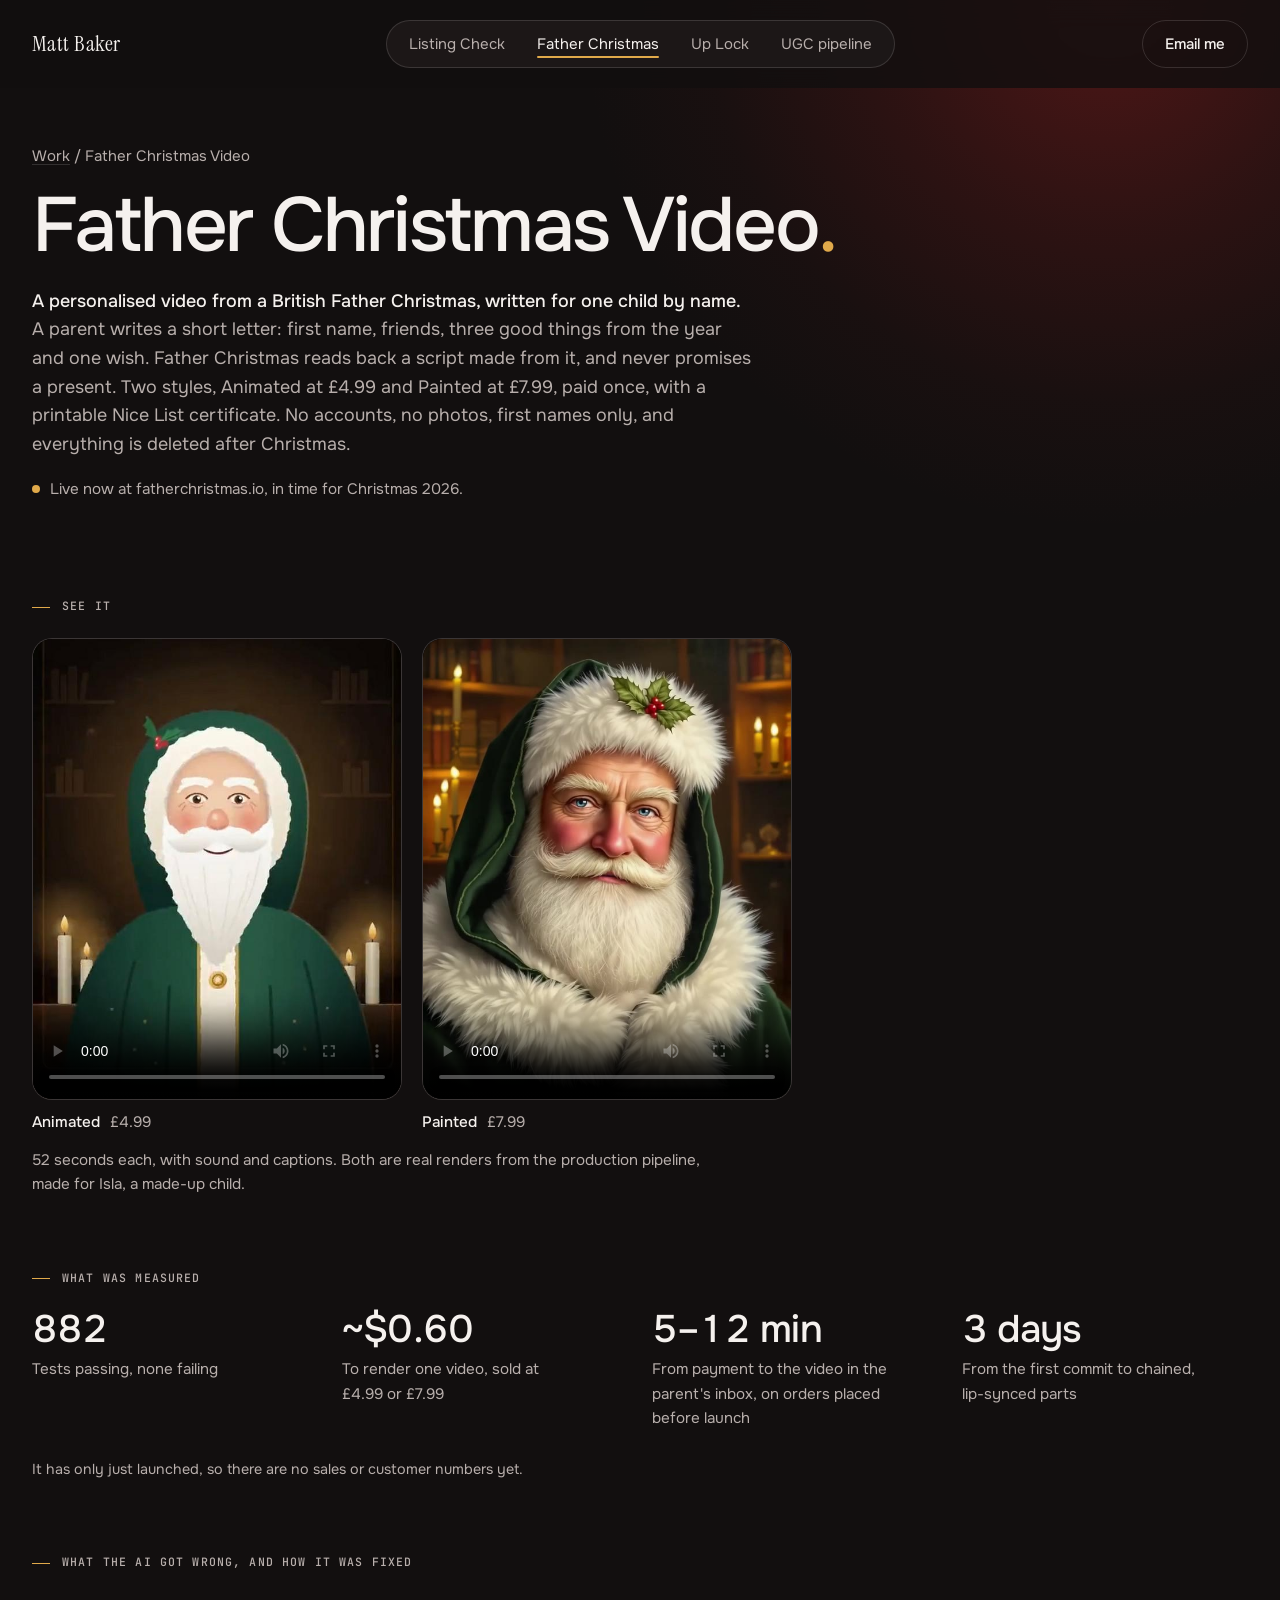
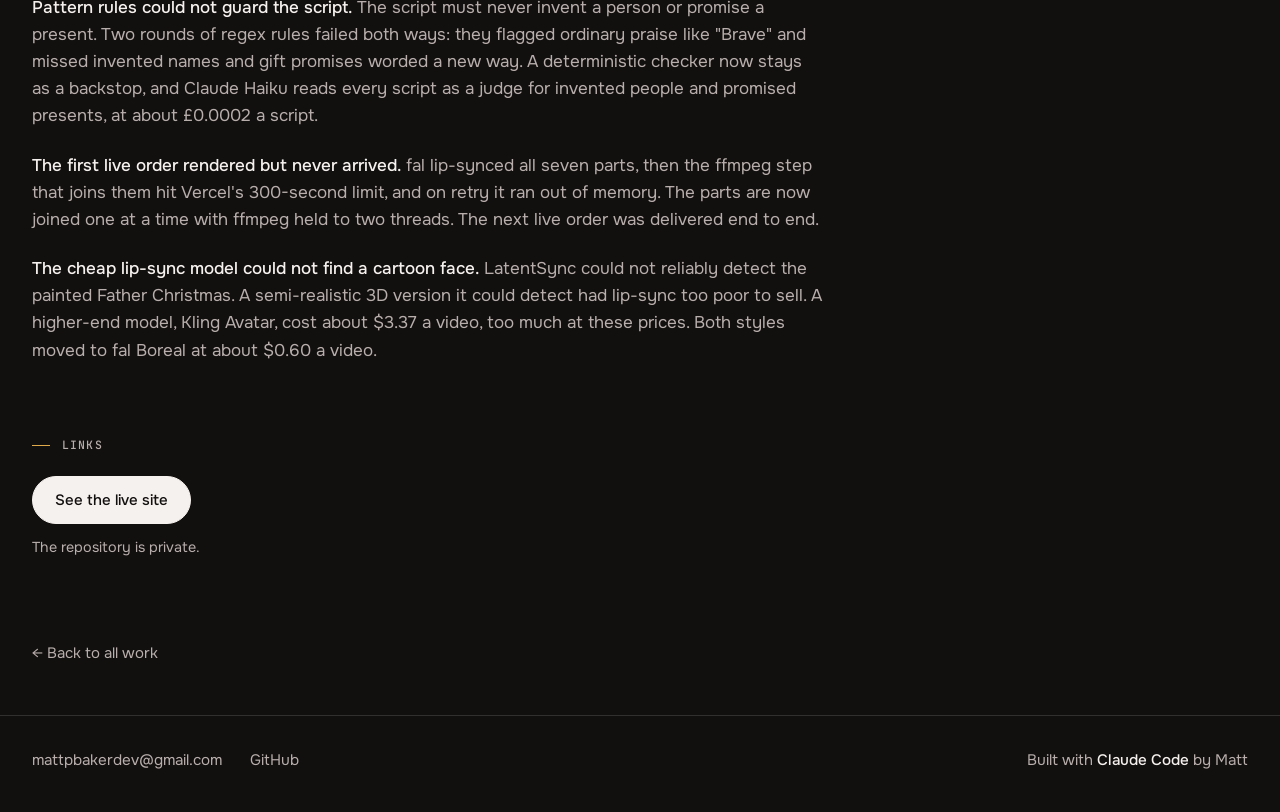
<file: work/father-christmas/index.html>
<!doctype html>
<html lang="en">
<head>
<meta charset="utf-8">
<meta name="viewport" content="width=device-width,initial-scale=1,viewport-fit=cover">
<title>Father Christmas Video · Matt Baker</title>
<meta name="description" content="Father Christmas Video: a personalised video from Father Christmas, written for one child by name. What was measured, and three things the AI got wrong on the way to a working pipeline.">
<meta property="og:title" content="Father Christmas Video · Matt Baker">
<meta property="og:description" content="A personalised Father Christmas video for one child, written by Claude, voiced by ElevenLabs and lip-synced by fal. 882 tests, about $0.60 to render, delivered minutes after payment.">
<meta property="og:url" content="https://mattpbaker.dev/work/father-christmas">
<meta property="og:image" content="https://mattpbaker.dev/work/father-christmas/og.png">
<meta property="og:image:width" content="1200">
<meta property="og:image:height" content="630">
<meta name="twitter:card" content="summary_large_image">
<meta name="theme-color" content="#120F0F">
<link rel="icon" href="/favicon.svg" type="image/svg+xml">
<link rel="preconnect" href="https://fonts.googleapis.com">
<link rel="preconnect" href="https://fonts.gstatic.com" crossorigin>
<link rel="stylesheet" href="https://fonts.googleapis.com/css2?family=Onest:wght@400;500;600&family=Instrument+Serif&family=JetBrains+Mono:wght@500&display=swap">
<link rel="stylesheet" href="/work/work.css">
</head>
<body>

<header class="nav wrap">
  <a class="wordmark" href="/">Matt Baker</a>
  <nav class="nav-pill" aria-label="Work">
    <a href="/work/listing-check">Listing Check</a>
    <a href="/work/father-christmas" aria-current="page"><span><span class="xs-hide">Father </span>Christmas</span></a>
    <a href="/work/up-lock">Up Lock</a>
    <a href="/work/ugc-pipeline"><span>UGC<span class="xs-hide"> pipeline</span></span></a>
  </nav>
  <div class="nav-right">
    <a class="pill" href="mailto:mattpbakerdev@gmail.com">Email me</a>
  </div>
</header>

<main>
  <section class="page-head wrap">
    <p class="crumb"><a href="/">Work</a> / Father Christmas Video</p>
    <h1>Father Christmas Video</h1>
    <p class="lede"><b>A personalised video from a British Father Christmas, written for one child by name.</b> A parent writes a short letter: first name, friends, three good things from the year and one wish. Father Christmas reads back a script made from it, and never promises a present. Two styles, Animated at £4.99 and Painted at £7.99, paid once, with a printable Nice List certificate. No accounts, no photos, first names only, and everything is deleted after Christmas.</p>
    <p class="status-line"><span class="status-dot" aria-hidden="true"></span>Live now at fatherchristmas.io, in time for Christmas 2026.</p>
  </section>

  <section class="section wrap" id="see-it">
    <span class="eyebrow">See it</span>
    <div class="pair">
      <figure>
        <div class="frame">
          <video controls preload="metadata" playsinline poster="/video/father-christmas-animated-poster.jpg" width="640" height="800" aria-label="Animated sample: a cartoon Father Christmas in a green hooded robe, by candlelight, speaks to Isla by name">
            <source src="/video/father-christmas-animated.mp4" type="video/mp4">
            <track kind="captions" src="/video/father-christmas.vtt" srclang="en" label="English" default>
            Your browser does not play MP4 video. <a href="/video/father-christmas-animated.mp4">Download the Animated sample</a> instead.
          </video>
        </div>
        <figcaption><b>Animated</b> £4.99</figcaption>
      </figure>
      <figure>
        <div class="frame">
          <video controls preload="metadata" playsinline poster="/video/father-christmas-painted-poster.jpg" width="640" height="800" aria-label="Painted sample: a painterly Father Christmas in a green fur-trimmed hood, in a candlelit study, speaks to Isla by name">
            <source src="/video/father-christmas-painted.mp4" type="video/mp4">
            <track kind="captions" src="/video/father-christmas.vtt" srclang="en" label="English" default>
            Your browser does not play MP4 video. <a href="/video/father-christmas-painted.mp4">Download the Painted sample</a> instead.
          </video>
        </div>
        <figcaption><b>Painted</b> £7.99</figcaption>
      </figure>
    </div>
    <p class="caption">52 seconds each, with sound and captions. Both are real renders from the production pipeline, made for Isla, a made-up child.</p>
  </section>

  <section class="section wrap" id="measured">
    <span class="eyebrow">What was measured</span>
    <div class="stats" role="list">
      <div class="stat" role="listitem"><b>882</b><span>Tests passing, none failing</span></div>
      <div class="stat" role="listitem"><b>~$0.60</b><span>To render one video, sold at £4.99 or £7.99</span></div>
      <div class="stat" role="listitem"><b>5–12 min</b><span>From payment to the video in the parent's inbox, on orders placed before launch</span></div>
      <div class="stat" role="listitem"><b>3 days</b><span>From the first commit to chained, lip-synced parts</span></div>
    </div>
    <p class="tablenote">It has only just launched, so there are no sales or customer numbers yet.</p>
  </section>

  <section class="section wrap" id="wrong">
    <span class="eyebrow">What the AI got wrong, and how it was fixed</span>
    <div class="stories">
      <p><b>Pattern rules could not guard the script.</b> The script must never invent a person or promise a present. Two rounds of regex rules failed both ways: they flagged ordinary praise like "Brave" and missed invented names and gift promises worded a new way. A deterministic checker now stays as a backstop, and Claude Haiku reads every script as a judge for invented people and promised presents, at about £0.0002 a script.</p>
      <p><b>The first live order rendered but never arrived.</b> fal lip-synced all seven parts, then the ffmpeg step that joins them hit Vercel's 300-second limit, and on retry it ran out of memory. The parts are now joined one at a time with ffmpeg held to two threads. The next live order was delivered end to end.</p>
      <p><b>The cheap lip-sync model could not find a cartoon face.</b> LatentSync could not reliably detect the painted Father Christmas. A semi-realistic 3D version it could detect had lip-sync too poor to sell. A higher-end model, Kling Avatar, cost about $3.37 a video, too much at these prices. Both styles moved to fal Boreal at about $0.60 a video.</p>
    </div>
  </section>

  <section class="section wrap" id="links">
    <span class="eyebrow">Links</span>
    <div class="linkrow">
      <a class="pill primary" href="https://fatherchristmas.io" target="_blank" rel="noopener">See the live site</a>
    </div>
    <p class="tablenote">The repository is private.</p>
  </section>

  <div class="back wrap"><a href="/">&larr; Back to all work</a></div>
</main>

<footer>
  <div class="wrap">
    <a href="mailto:mattpbakerdev@gmail.com">mattpbakerdev@gmail.com</a>
    <a href="https://github.com/mattpbakerdev-oss" target="_blank" rel="noopener">GitHub</a>
    <span class="built">Built with <b>Claude Code</b> by Matt</span>
  </div>
</footer>
</body>
</html>
</file>
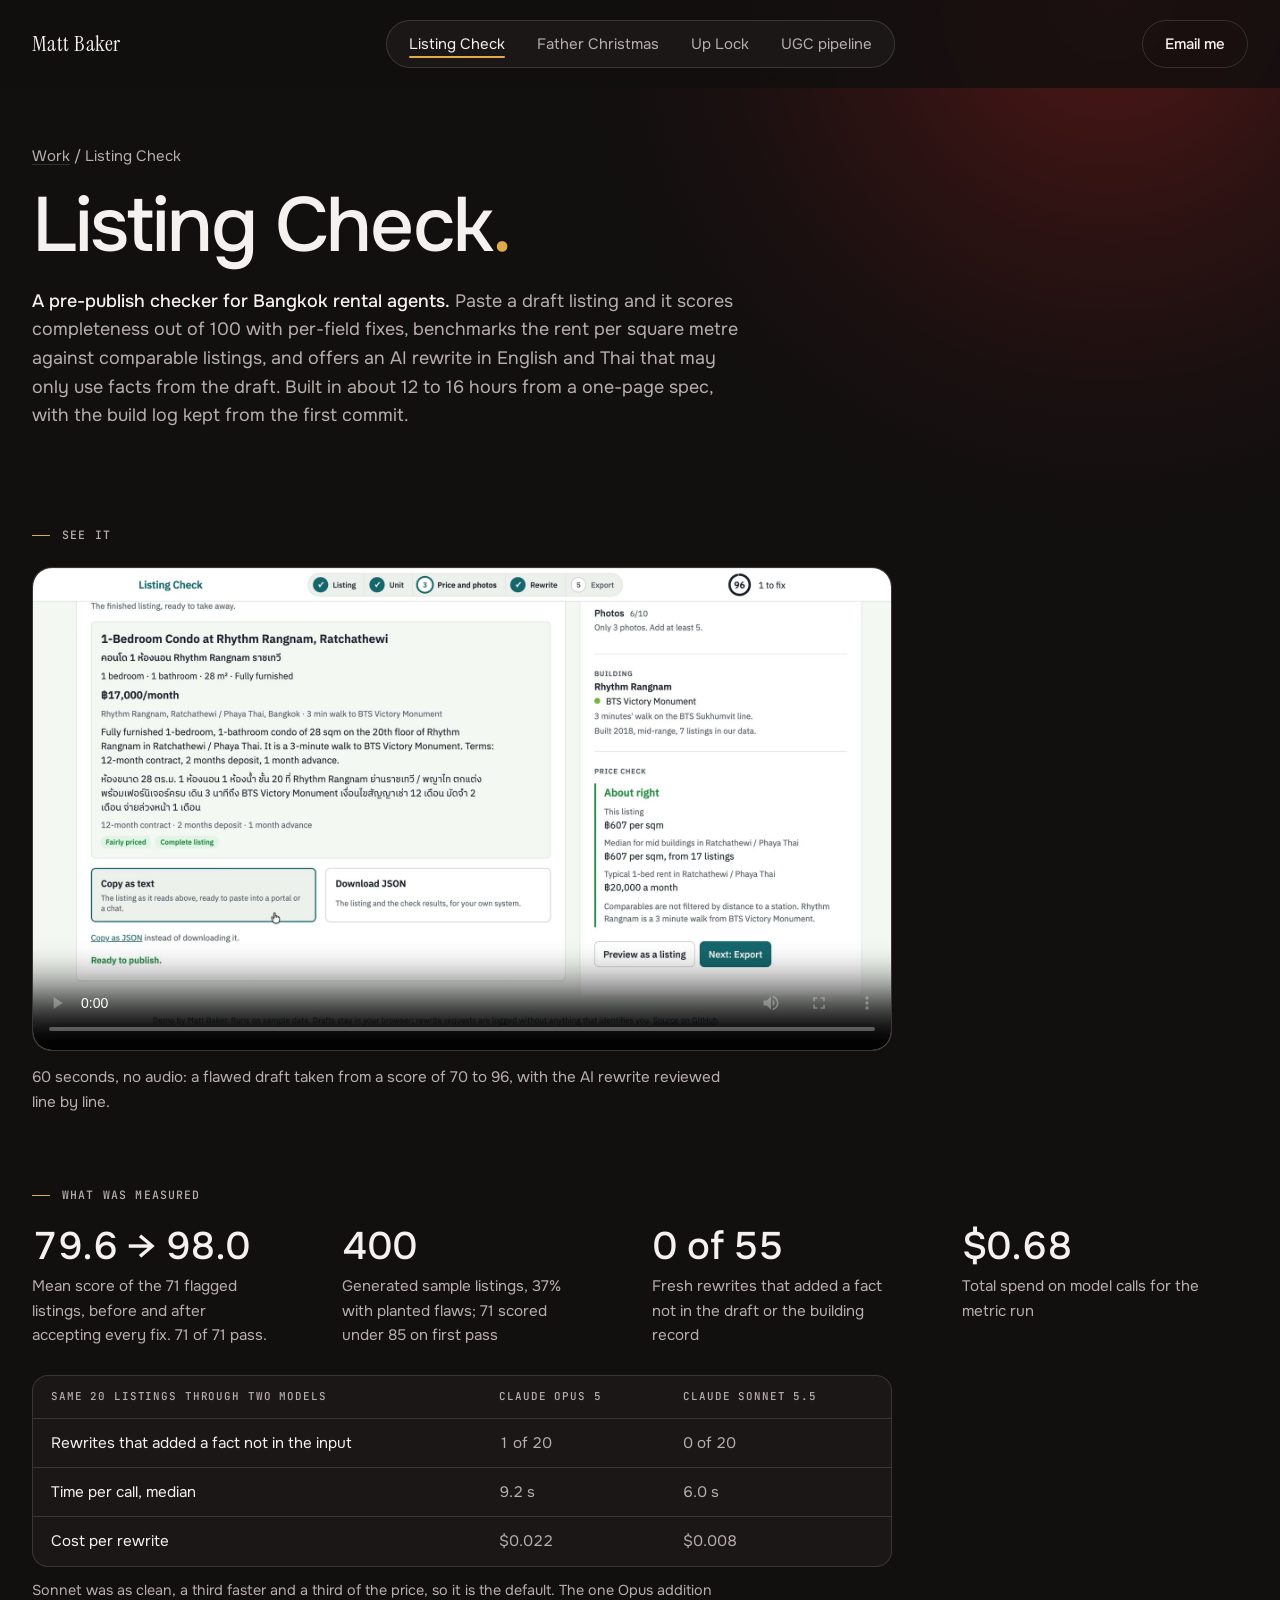
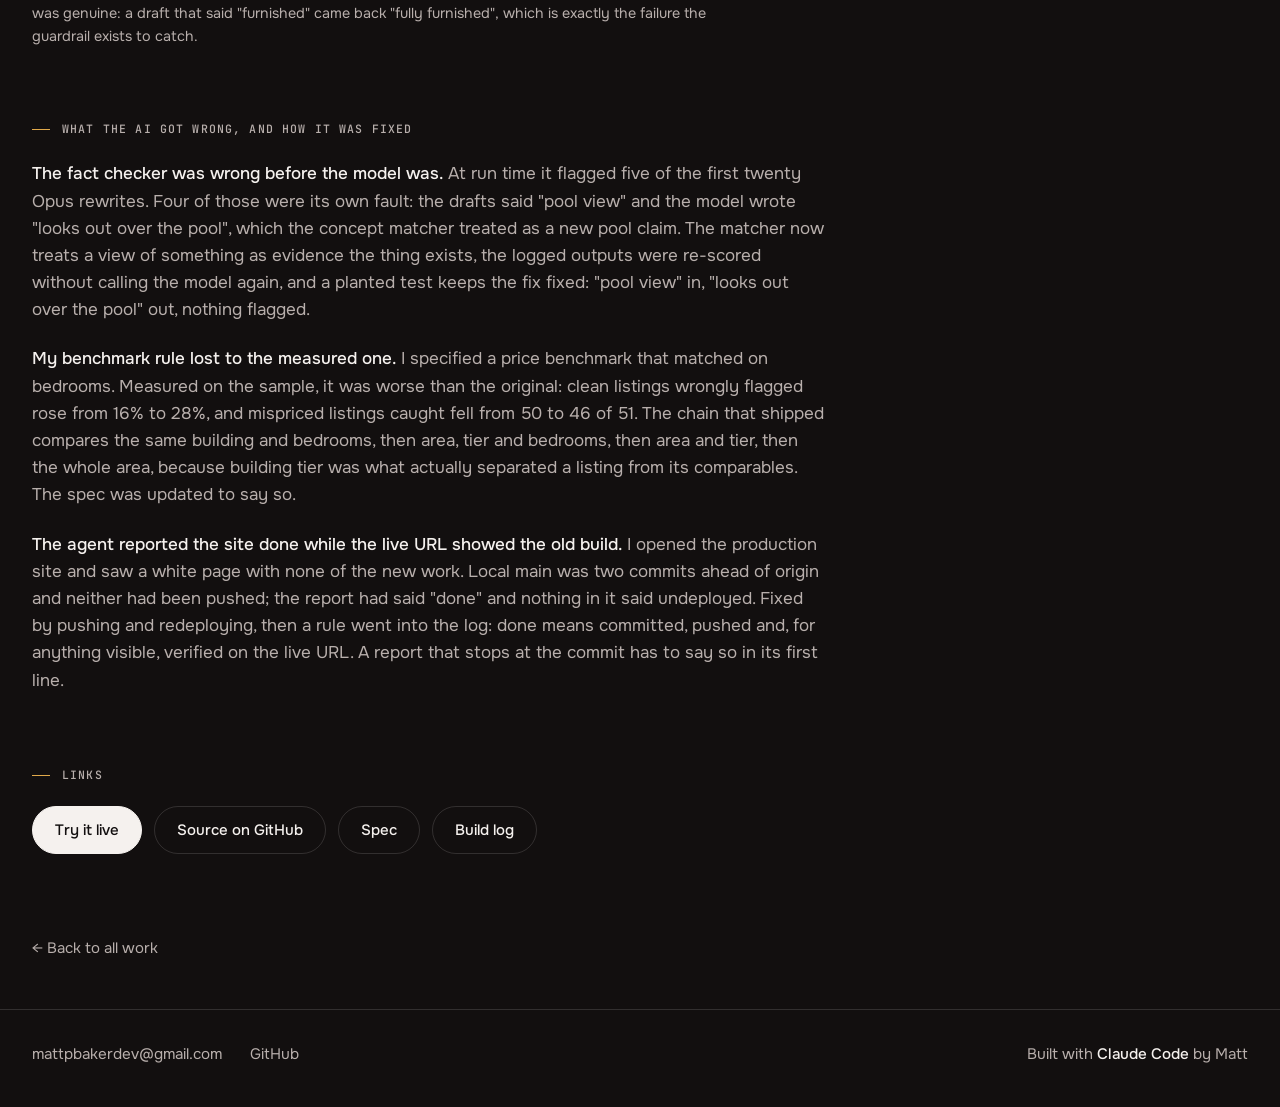
<file: work/listing-check/index.html>
<!doctype html>
<html lang="en">
<head>
<meta charset="utf-8">
<meta name="viewport" content="width=device-width,initial-scale=1,viewport-fit=cover">
<title>Listing Check · Matt Baker</title>
<meta name="description" content="Listing Check: a pre-publish checker for Bangkok rental agents. The 60-second walkthrough, what was measured, and what the AI got wrong on the way.">
<meta property="og:title" content="Listing Check · Matt Baker">
<meta property="og:description" content="A pre-publish checker for Bangkok rental agents, built in about 12 to 16 hours from a one-page spec. Walkthrough, numbers, and the AI failures that were caught.">
<meta property="og:image" content="https://mattpbaker.dev/propertyscout/img/og.png">
<meta property="og:url" content="https://mattpbaker.dev/work/listing-check">
<meta name="theme-color" content="#120F0F">
<link rel="icon" href="/favicon.svg" type="image/svg+xml">
<link rel="preconnect" href="https://fonts.googleapis.com">
<link rel="preconnect" href="https://fonts.gstatic.com" crossorigin>
<link rel="stylesheet" href="https://fonts.googleapis.com/css2?family=Onest:wght@400;500;600&family=Instrument+Serif&family=JetBrains+Mono:wght@500&display=swap">
<link rel="stylesheet" href="/work/work.css">
</head>
<body>

<header class="nav wrap">
  <a class="wordmark" href="/">Matt Baker</a>
  <nav class="nav-pill" aria-label="Work">
    <a href="/work/listing-check" aria-current="page">Listing Check</a>
    <a href="/work/father-christmas"><span><span class="xs-hide">Father </span>Christmas</span></a>
    <a href="/work/up-lock">Up Lock</a>
    <a href="/work/ugc-pipeline"><span>UGC<span class="xs-hide"> pipeline</span></span></a>
  </nav>
  <div class="nav-right">
    <a class="pill" href="mailto:mattpbakerdev@gmail.com">Email me</a>
  </div>
</header>

<main>
  <section class="page-head wrap">
    <p class="crumb"><a href="/">Work</a> / Listing Check</p>
    <h1>Listing Check</h1>
    <p class="lede"><b>A pre-publish checker for Bangkok rental agents.</b> Paste a draft listing and it scores completeness out of 100 with per-field fixes, benchmarks the rent per square metre against comparable listings, and offers an AI rewrite in English and Thai that may only use facts from the draft. Built in about 12 to 16 hours from a one-page spec, with the build log kept from the first commit.</p>
  </section>

  <section class="section wrap" id="see-it">
    <span class="eyebrow">See it</span>
    <div class="frame measure">
      <video controls preload="metadata" playsinline poster="/video/listing-check-poster.jpg" width="1920" height="1080">
        <source src="/video/listing-check-walkthrough.mp4" type="video/mp4">
        Your browser does not play MP4 video. <a href="/video/listing-check-walkthrough.mp4">Download the walkthrough</a> instead.
      </video>
    </div>
    <p class="caption">60 seconds, no audio: a flawed draft taken from a score of 70 to 96, with the AI rewrite reviewed line by line.</p>
  </section>

  <section class="section wrap" id="measured">
    <span class="eyebrow">What was measured</span>
    <div class="stats" role="list">
      <div class="stat wide" role="listitem"><b>79.6 → 98.0</b><span>Mean score of the 71 flagged listings, before and after accepting every fix. 71 of 71 pass.</span></div>
      <div class="stat" role="listitem"><b>400</b><span>Generated sample listings, 37% with planted flaws; 71 scored under 85 on first pass</span></div>
      <div class="stat" role="listitem"><b>0 of 55</b><span>Fresh rewrites that added a fact not in the draft or the building record</span></div>
      <div class="stat" role="listitem"><b>$0.68</b><span>Total spend on model calls for the metric run</span></div>
    </div>
    <div class="tablewrap measure">
      <table>
        <thead><tr><th>Same 20 listings through two models</th><th>Claude Opus 5</th><th>Claude Sonnet 5.5</th></tr></thead>
        <tbody>
          <tr><td>Rewrites that added a fact not in the input</td><td>1 of 20</td><td>0 of 20</td></tr>
          <tr><td>Time per call, median</td><td>9.2 s</td><td>6.0 s</td></tr>
          <tr><td>Cost per rewrite</td><td>$0.022</td><td>$0.008</td></tr>
        </tbody>
      </table>
    </div>
    <p class="tablenote">Sonnet was as clean, a third faster and a third of the price, so it is the default. The one Opus addition was genuine: a draft that said "furnished" came back "fully furnished", which is exactly the failure the guardrail exists to catch.</p>
  </section>

  <section class="section wrap" id="wrong">
    <span class="eyebrow">What the AI got wrong, and how it was fixed</span>
    <div class="stories">
      <p><b>The fact checker was wrong before the model was.</b> At run time it flagged five of the first twenty Opus rewrites. Four of those were its own fault: the drafts said "pool view" and the model wrote "looks out over the pool", which the concept matcher treated as a new pool claim. The matcher now treats a view of something as evidence the thing exists, the logged outputs were re-scored without calling the model again, and a planted test keeps the fix fixed: "pool view" in, "looks out over the pool" out, nothing flagged.</p>
      <p><b>My benchmark rule lost to the measured one.</b> I specified a price benchmark that matched on bedrooms. Measured on the sample, it was worse than the original: clean listings wrongly flagged rose from 16% to 28%, and mispriced listings caught fell from 50 to 46 of 51. The chain that shipped compares the same building and bedrooms, then area, tier and bedrooms, then area and tier, then the whole area, because building tier was what actually separated a listing from its comparables. The spec was updated to say so.</p>
      <p><b>The agent reported the site done while the live URL showed the old build.</b> I opened the production site and saw a white page with none of the new work. Local main was two commits ahead of origin and neither had been pushed; the report had said "done" and nothing in it said undeployed. Fixed by pushing and redeploying, then a rule went into the log: done means committed, pushed and, for anything visible, verified on the live URL. A report that stops at the commit has to say so in its first line.</p>
    </div>
  </section>

  <section class="section wrap" id="links">
    <span class="eyebrow">Links</span>
    <div class="linkrow">
      <a class="pill primary" href="https://listing-check.mattpbaker.dev" target="_blank" rel="noopener">Try it live</a>
      <a class="pill" href="https://github.com/mattpbakerdev-oss/listing-check" target="_blank" rel="noopener">Source on GitHub</a>
      <a class="pill" href="https://github.com/mattpbakerdev-oss/listing-check/blob/main/SPEC.md" target="_blank" rel="noopener">Spec</a>
      <a class="pill" href="https://github.com/mattpbakerdev-oss/listing-check/blob/main/BUILD_LOG.md" target="_blank" rel="noopener">Build log</a>
    </div>
  </section>

  <div class="back wrap"><a href="/">&larr; Back to all work</a></div>
</main>

<footer>
  <div class="wrap">
    <a href="mailto:mattpbakerdev@gmail.com">mattpbakerdev@gmail.com</a>
    <a href="https://github.com/mattpbakerdev-oss" target="_blank" rel="noopener">GitHub</a>
    <span class="built">Built with <b>Claude Code</b> by Matt</span>
  </div>
</footer>
</body>
</html>
</file>
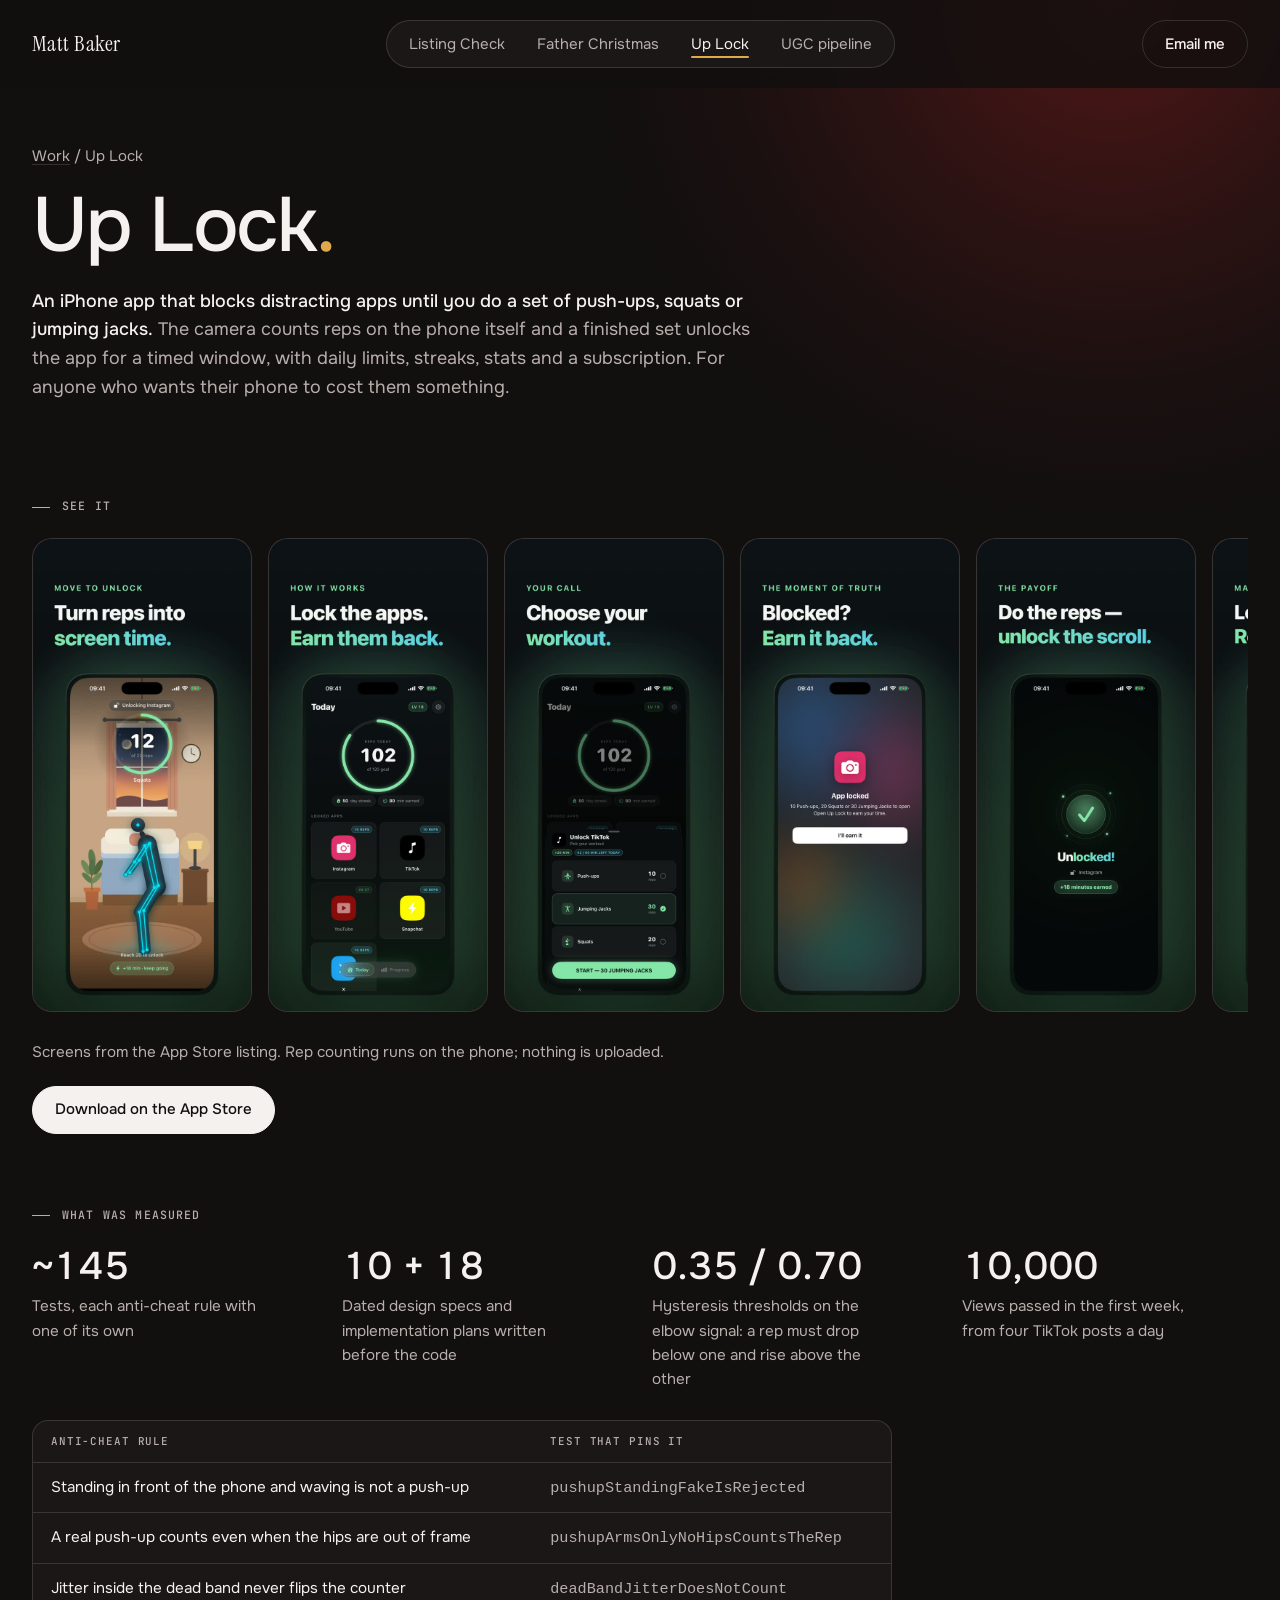
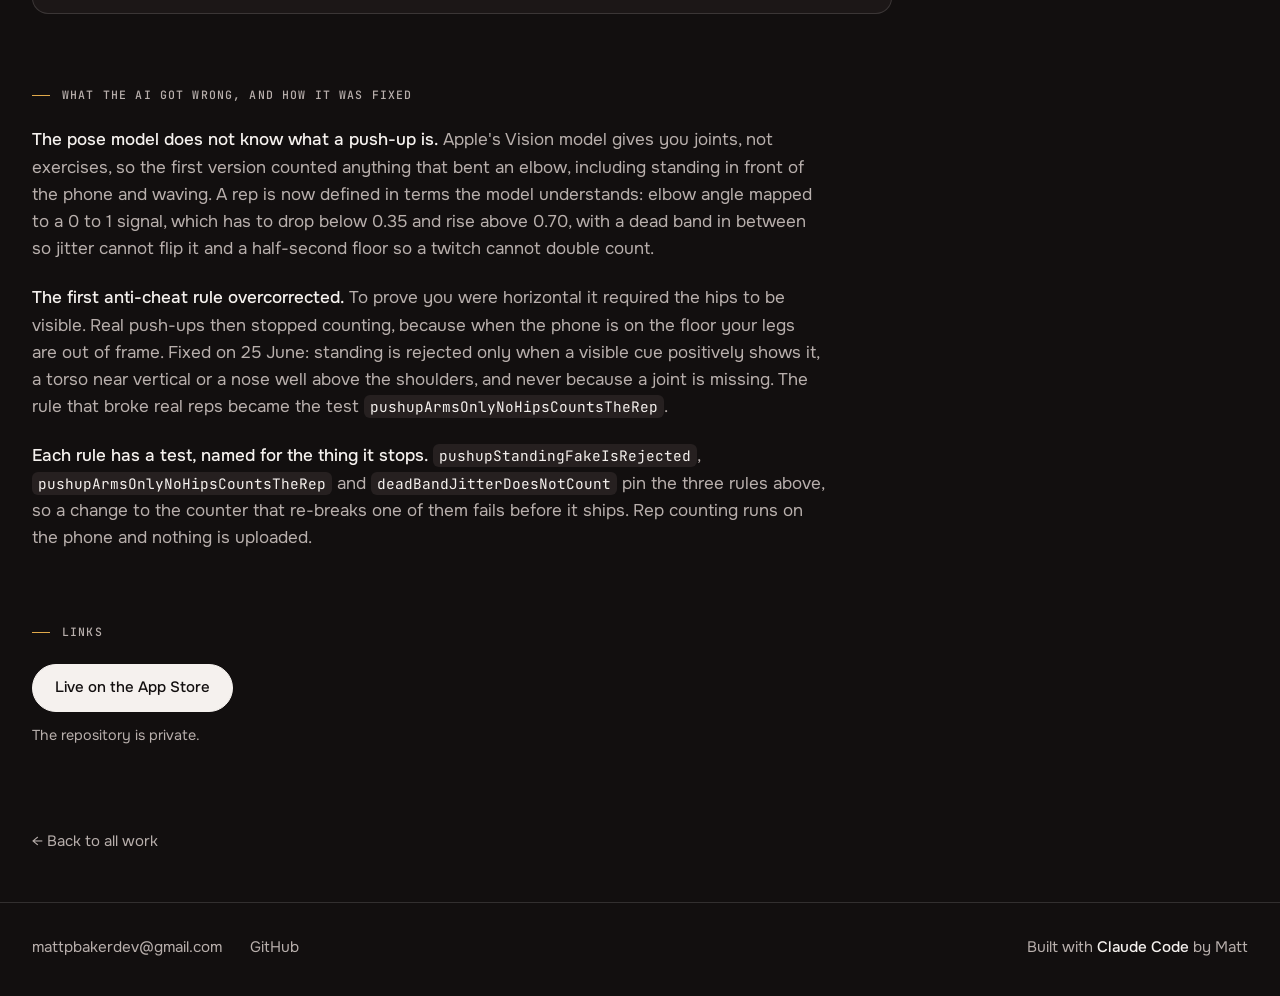
<file: work/up-lock/index.html>
<!doctype html>
<html lang="en">
<head>
<meta charset="utf-8">
<meta name="viewport" content="width=device-width,initial-scale=1,viewport-fit=cover">
<title>Up Lock · Matt Baker</title>
<meta name="description" content="Up Lock: an iPhone app that blocks distracting apps until you do a set of push-ups. What was measured, and how a pose model that does not know what a push-up is was taught to count one.">
<meta property="og:title" content="Up Lock · Matt Baker">
<meta property="og:description" content="Exercise to unlock your apps. On the App Store, about 145 tests, and the anti-cheat rules that took two tries to get right.">
<meta property="og:url" content="https://mattpbaker.dev/work/up-lock">
<meta name="theme-color" content="#120F0F">
<link rel="icon" href="/favicon.svg" type="image/svg+xml">
<link rel="preconnect" href="https://fonts.googleapis.com">
<link rel="preconnect" href="https://fonts.gstatic.com" crossorigin>
<link rel="stylesheet" href="https://fonts.googleapis.com/css2?family=Onest:wght@400;500;600&family=Instrument+Serif&family=JetBrains+Mono:wght@500&display=swap">
<link rel="stylesheet" href="/work/work.css">
</head>
<body>

<header class="nav wrap">
  <a class="wordmark" href="/">Matt Baker</a>
  <nav class="nav-pill" aria-label="Work">
    <a href="/work/listing-check">Listing Check</a>
    <a href="/work/father-christmas"><span><span class="xs-hide">Father </span>Christmas</span></a>
    <a href="/work/up-lock" aria-current="page">Up Lock</a>
    <a href="/work/ugc-pipeline"><span>UGC<span class="xs-hide"> pipeline</span></span></a>
  </nav>
  <div class="nav-right">
    <a class="pill" href="mailto:mattpbakerdev@gmail.com">Email me</a>
  </div>
</header>

<main>
  <section class="page-head wrap">
    <p class="crumb"><a href="/">Work</a> / Up Lock</p>
    <h1>Up Lock</h1>
    <p class="lede"><b>An iPhone app that blocks distracting apps until you do a set of push-ups, squats or jumping jacks.</b> The camera counts reps on the phone itself and a finished set unlocks the app for a timed window, with daily limits, streaks, stats and a subscription. For anyone who wants their phone to cost them something.</p>
  </section>

  <section class="section wrap" id="see-it">
    <span class="eyebrow">See it</span>
    <div class="shots" role="list" aria-label="App Store screenshots">
      <img role="listitem" src="/work/up-lock/img/01.jpg" width="600" height="1298" decoding="async" alt="Store graphic: a figure doing squats in a bedroom while the app counts 12 of 20 reps towards unlocking Instagram.">
      <img role="listitem" src="/work/up-lock/img/02.jpg" width="600" height="1298" decoding="async" alt="Today screen: 102 of 120 reps done, a 50-day streak and 80 minutes earned, with Instagram, TikTok, YouTube and Snapchat locked at 10 reps each.">
      <img role="listitem" src="/work/up-lock/img/03.jpg" width="600" height="1298" loading="lazy" decoding="async" alt="Choosing a workout to unlock TikTok: 10 push-ups, 30 jumping jacks or 20 squats, with jumping jacks selected and a Start button.">
      <img role="listitem" src="/work/up-lock/img/04.jpg" width="600" height="1298" loading="lazy" decoding="async" alt="App locked screen shown over a blurred Instagram: 10 push-ups, 20 squats or 30 jumping jacks to open, with an I'll earn it button.">
      <img role="listitem" src="/work/up-lock/img/05.jpg" width="600" height="1298" loading="lazy" decoding="async" alt="Unlocked screen with a green tick: Instagram is open and 18 minutes of screen time have been earned.">
      <img role="listitem" src="/work/up-lock/img/06.jpg" width="600" height="1298" loading="lazy" decoding="async" alt="Progress screen: level 18 with 5,382 XP, 390 reps this week, 6 hours 58 minutes reclaimed, a 50-day streak and 124 calories.">
      <img role="listitem" src="/work/up-lock/img/07.jpg" width="600" height="1298" loading="lazy" decoding="async" alt="Achievements grid of 22 badges, from Warming Up and First Five to Thousand Club, with the unearned ones greyed out.">
      <img role="listitem" src="/work/up-lock/img/08.jpg" width="600" height="1298" loading="lazy" decoding="async" alt="Reality check screen: you guessed 2 hours 45 minutes a day, the average is 4 hours 30, which is 68 days a year spent scrolling.">
    </div>
    <p class="caption">Screens from the App Store listing. Rep counting runs on the phone; nothing is uploaded.</p>
    <p class="caption"><a class="pill primary" href="https://apps.apple.com/app/id6784176155" target="_blank" rel="noopener">Download on the App Store</a></p>
  </section>

  <section class="section wrap" id="measured">
    <span class="eyebrow">What was measured</span>
    <div class="stats" role="list">
      <div class="stat" role="listitem"><b>~145</b><span>Tests, each anti-cheat rule with one of its own</span></div>
      <div class="stat" role="listitem"><b>10 + 18</b><span>Dated design specs and implementation plans written before the code</span></div>
      <div class="stat" role="listitem"><b>0.35 / 0.70</b><span>Hysteresis thresholds on the elbow signal: a rep must drop below one and rise above the other</span></div>
      <div class="stat" role="listitem"><b>10,000</b><span>Views passed in the first week, from four TikTok posts a day</span></div>
    </div>
    <div class="tablewrap measure">
      <table>
        <thead><tr><th>Anti-cheat rule</th><th>Test that pins it</th></tr></thead>
        <tbody>
          <tr><td>Standing in front of the phone and waving is not a push-up</td><td><code>pushupStandingFakeIsRejected</code></td></tr>
          <tr><td>A real push-up counts even when the hips are out of frame</td><td><code>pushupArmsOnlyNoHipsCountsTheRep</code></td></tr>
          <tr><td>Jitter inside the dead band never flips the counter</td><td><code>deadBandJitterDoesNotCount</code></td></tr>
        </tbody>
      </table>
    </div>
  </section>

  <section class="section wrap" id="wrong">
    <span class="eyebrow">What the AI got wrong, and how it was fixed</span>
    <div class="stories">
      <p><b>The pose model does not know what a push-up is.</b> Apple's Vision model gives you joints, not exercises, so the first version counted anything that bent an elbow, including standing in front of the phone and waving. A rep is now defined in terms the model understands: elbow angle mapped to a 0 to 1 signal, which has to drop below 0.35 and rise above 0.70, with a dead band in between so jitter cannot flip it and a half-second floor so a twitch cannot double count.</p>
      <p><b>The first anti-cheat rule overcorrected.</b> To prove you were horizontal it required the hips to be visible. Real push-ups then stopped counting, because when the phone is on the floor your legs are out of frame. Fixed on 25 June: standing is rejected only when a visible cue positively shows it, a torso near vertical or a nose well above the shoulders, and never because a joint is missing. The rule that broke real reps became the test <code>pushupArmsOnlyNoHipsCountsTheRep</code>.</p>
      <p><b>Each rule has a test, named for the thing it stops.</b> <code>pushupStandingFakeIsRejected</code>, <code>pushupArmsOnlyNoHipsCountsTheRep</code> and <code>deadBandJitterDoesNotCount</code> pin the three rules above, so a change to the counter that re-breaks one of them fails before it ships. Rep counting runs on the phone and nothing is uploaded.</p>
    </div>
  </section>

  <section class="section wrap" id="links">
    <span class="eyebrow">Links</span>
    <div class="linkrow">
      <a class="pill primary" href="https://apps.apple.com/app/id6784176155" target="_blank" rel="noopener">Live on the App Store</a>
    </div>
    <p class="tablenote">The repository is private.</p>
  </section>

  <div class="back wrap"><a href="/">&larr; Back to all work</a></div>
</main>

<footer>
  <div class="wrap">
    <a href="mailto:mattpbakerdev@gmail.com">mattpbakerdev@gmail.com</a>
    <a href="https://github.com/mattpbakerdev-oss" target="_blank" rel="noopener">GitHub</a>
    <span class="built">Built with <b>Claude Code</b> by Matt</span>
  </div>
</footer>
</body>
</html>
</file>
<file: work/work.css>
/* Shared styles for /work pages. Tokens, fonts and components mirror index.html. */
:root {
  --bg: #120F0F;
  --bg-raised: #1C1717;
  --bg-raised-2: #262020;
  --glow: #6B1A1A;
  --accent: #E0A94A;
  --ink: #F5F1EE;
  --ink-2: #B8AFAC;
  --line: rgba(245,241,238,0.14);
  --sans: "Onest", "Segoe UI", Helvetica, Arial, sans-serif;
  --serif: "Instrument Serif", Georgia, serif;
  --mono: "JetBrains Mono", "SFMono-Regular", Consolas, monospace;
  --gutter: 32px;
  --radius-card: 20px;
  color-scheme: dark;
}
@media (max-width: 720px) { :root { --gutter: 20px; } }

* { box-sizing: border-box; }
html { scroll-behavior: smooth; }
@media (prefers-reduced-motion: reduce) { html { scroll-behavior: auto; } }
html, body { overflow-x: clip; }
body {
  margin: 0; background: var(--bg); color: var(--ink);
  font-family: var(--sans); font-size: 17px; line-height: 1.6;
  -webkit-font-smoothing: antialiased;
}
a { color: inherit; text-decoration: none; }
p a, li a, td a { text-decoration: underline; text-decoration-color: var(--line); text-underline-offset: 3px; }
p a:hover, li a:hover, td a:hover { text-decoration-color: var(--ink); }
:focus-visible { outline: 2px solid var(--accent); outline-offset: 3px; border-radius: 4px; }
img, video { display: block; max-width: 100%; }

.wrap { max-width: 1280px; margin: 0 auto; padding-left: var(--gutter); padding-right: var(--gutter); }
.measure { max-width: 860px; }

/* Buttons */
.pill {
  display: inline-flex; align-items: center; gap: 12px;
  height: 48px; padding: 0 22px; border-radius: 999px;
  border: 1px solid var(--line); background: transparent; color: var(--ink);
  font: 500 15px/1 var(--sans); white-space: nowrap; cursor: pointer;
  transition: border-color .2s, background-color .2s;
}
.pill:hover { border-color: rgba(245,241,238,0.4); background: rgba(245,241,238,0.04); }
.pill.primary { background: var(--ink); color: var(--bg); border-color: var(--ink); }
.pill.primary:hover { background: #fff; }

/* Nav */
.nav {
  position: sticky; top: 0; z-index: 20;
  display: grid; grid-template-columns: 1fr auto 1fr; align-items: center; gap: 16px;
  padding-top: 20px; padding-bottom: 20px;
}
.nav::before {
  content: ""; position: absolute; z-index: -1; top: 0; bottom: 0; left: calc(50% - 50vw); right: calc(50% - 50vw);
  background: rgba(18,15,15,0.82); -webkit-backdrop-filter: blur(14px); backdrop-filter: blur(14px);
}
.wordmark { font-family: var(--serif); font-size: 1.4rem; letter-spacing: 0.02em; line-height: 1; }
.nav-pill {
  display: flex; gap: 4px; height: 48px; padding: 0 8px; align-items: center;
  background: var(--bg-raised); border: 1px solid var(--line); border-radius: 999px;
  max-width: 100%; overflow-x: auto; scrollbar-width: none;
}
.nav-pill::-webkit-scrollbar { display: none; }
.nav-pill a {
  position: relative; padding: 0 14px; height: 100%; display: inline-flex; align-items: center;
  font-size: 15px; color: var(--ink-2); white-space: nowrap; transition: color .2s;
}
.nav-pill a:hover, .nav-pill a[aria-current="page"] { color: var(--ink); }
.nav-pill a::after {
  content: ""; position: absolute; left: 14px; right: 14px; bottom: 9px; height: 2px;
  background: var(--accent); border-radius: 2px; transform: scaleX(0); transform-origin: left;
}
.nav-pill a[aria-current="page"]::after { transform: scaleX(1); }
.nav-right { justify-self: end; }
@media (max-width: 840px) {
  .nav { grid-template-columns: 1fr auto; row-gap: 12px; padding-top: 16px; padding-bottom: 12px; }
  .wordmark { grid-row: 1; grid-column: 1; }
  .nav-right { grid-row: 1; grid-column: 2; }
  .nav-pill { grid-row: 2; grid-column: 1 / -1; justify-self: start; height: 44px; }
  .nav-pill a { padding: 0 12px; font-size: 14px; }
  .nav-right .pill { height: 40px; padding: 0 16px; font-size: 14px; }
}
@media (max-width: 480px) {
  .nav-pill { padding: 0 4px; }
  .nav-pill a { padding: 0 9px; font-size: 13px; }
  .xs-hide { display: none; }
}

/* Page header */
.page-head { position: relative; isolation: isolate; padding-top: 56px; padding-bottom: 24px; }
.page-head::before {
  content: ""; position: absolute; z-index: -1; pointer-events: none;
  width: 1100px; height: 1100px; right: -380px; top: -640px; border-radius: 50%;
  background: radial-gradient(circle at center, rgba(107,26,26,0.7) 0%, rgba(107,26,26,0.3) 30%, rgba(107,26,26,0.08) 52%, transparent 68%);
}
.crumb { font-size: 15px; color: var(--ink-2); margin: 0 0 20px; }
.crumb a:hover { color: var(--ink); }
h1 {
  font-size: clamp(2.6rem, 6vw, 5rem); font-weight: 500; line-height: 1; letter-spacing: -0.03em;
  margin: 0 0 22px;
}
h1::after { content: "."; color: var(--accent); }
.lede { font-size: clamp(1.05rem, 1.4vw, 1.25rem); color: var(--ink-2); max-width: 60ch; margin: 0; }
.lede b { color: var(--ink); font-weight: 500; }
@media (max-width: 720px) { .page-head { padding-top: 32px; } }

/* Sections */
.section { padding-top: 72px; scroll-margin-top: 60px; }
.section:last-of-type { padding-bottom: 8px; }
.eyebrow {
  display: block; font-family: var(--mono); font-size: 0.72rem; letter-spacing: 0.1em; text-transform: uppercase;
  color: var(--ink-2); margin: 0 0 22px; font-weight: 500;
}
.eyebrow::before { content: ""; display: inline-block; width: 18px; height: 1px; background: var(--accent); vertical-align: middle; margin-right: 12px; }
@media (max-width: 720px) { .section { padding-top: 56px; } }

/* Media frame */
.frame { border: 1px solid var(--line); border-radius: var(--radius-card); overflow: hidden; background: var(--bg-raised); }
.frame video { width: 100%; aspect-ratio: 16 / 9; height: auto; background: #000; }
.caption { margin: 14px 0 0; color: var(--ink-2); font-size: 0.95rem; max-width: 70ch; }

/* Two portrait videos side by side */
.pair { display: grid; grid-template-columns: repeat(2, minmax(0, 1fr)); gap: 20px; max-width: 760px; }
.pair figure { margin: 0; }
.pair .frame video { aspect-ratio: 4 / 5; }
.pair figcaption { margin-top: 10px; color: var(--ink-2); font-size: 0.95rem; }
.pair figcaption b { color: var(--ink); font-weight: 500; margin-right: 6px; }
@media (max-width: 560px) { .pair { grid-template-columns: 1fr; max-width: 360px; } }

/* Status line under a lede */
.status-line { margin: 18px 0 0; display: inline-flex; align-items: center; gap: 10px; font-size: 0.95rem; color: var(--ink-2); }
.status-dot { width: 8px; height: 8px; border-radius: 50%; background: var(--accent); flex: none; }

/* Screenshot strip */
.shots {
  display: flex; gap: 16px; overflow-x: auto; overscroll-behavior-x: contain;
  scroll-snap-type: x mandatory; scroll-padding-left: 0; padding-bottom: 14px;
  scrollbar-width: thin; scrollbar-color: var(--line) transparent;
  -webkit-overflow-scrolling: touch;
}
.shots img {
  flex: 0 0 220px; width: 220px; height: auto; scroll-snap-align: start;
  border-radius: var(--radius-card); border: 1px solid var(--line); background: var(--bg-raised);
}
@media (max-width: 720px) { .shots img { flex-basis: 70vw; width: 70vw; } }
.caption .pill { text-decoration: none; margin-top: 8px; }

/* Stats */
.stats { display: grid; grid-template-columns: repeat(4, 1fr); gap: 24px; margin: 0 0 28px; }
.stat b { display: block; font-size: clamp(1.8rem, 3vw, 2.5rem); font-weight: 500; line-height: 1.1; letter-spacing: -0.02em; font-variant-numeric: tabular-nums; }
.stat span { display: block; color: var(--ink-2); font-size: 0.95rem; margin-top: 6px; max-width: 24ch; }
@media (max-width: 720px) {
  .stats { grid-template-columns: 1fr 1fr; gap: 28px 20px; }
  .stats .stat.wide { grid-column: 1 / -1; }
}

/* Table */
.tablewrap { overflow-x: auto; border: 1px solid var(--line); border-radius: 16px; background: var(--bg-raised); }
table { border-collapse: collapse; width: 100%; font-size: 0.95rem; min-width: 480px; }
th, td { text-align: left; padding: 12px 18px; border-bottom: 1px solid var(--line); vertical-align: top; }
th { font-family: var(--mono); font-size: 0.68rem; letter-spacing: 0.08em; text-transform: uppercase; color: var(--ink-2); font-weight: 500; }
tr:last-child td { border-bottom: none; }
td { color: var(--ink-2); font-variant-numeric: tabular-nums; }
td:first-child { color: var(--ink); }
.tablenote { margin: 12px 0 0; color: var(--ink-2); font-size: 0.9rem; max-width: 70ch; }

/* Stories */
.stories { display: grid; gap: 22px; max-width: 72ch; }
.stories p { margin: 0; color: var(--ink-2); }
.stories p b { color: var(--ink); font-weight: 500; }
.stories code { font-family: var(--mono); font-size: 0.85em; background: var(--bg-raised-2); padding: 2px 6px; border-radius: 6px; color: var(--ink); }

/* Link cards (UGC outputs) */
.outs { display: grid; grid-template-columns: repeat(3, minmax(0, 1fr)); gap: 20px; }
.out {
  position: relative; display: flex; flex-direction: column; gap: 14px;
  background: var(--bg-raised); border-radius: var(--radius-card); overflow: hidden; padding: 0 0 22px;
  transition: background-color .2s;
}
.out:hover { background: #211b1b; }
.out .thumb { position: relative; aspect-ratio: 16 / 10; background: var(--bg-raised-2); overflow: hidden; }
.out .thumb img { width: 100%; height: 100%; object-fit: cover; }
.out .thumb .play {
  position: absolute; left: 50%; top: 50%; width: 56px; height: 56px; transform: translate(-50%, -50%);
  border-radius: 50%; background: rgba(18,15,15,0.72); border: 1px solid rgba(245,241,238,0.3);
  display: grid; place-items: center; color: var(--ink);
}
.out .thumb .play svg { width: 20px; height: 20px; margin-left: 3px; }
.out .thumb.plain { aspect-ratio: auto; height: 0; }
.out .meta { padding: 0 22px; display: grid; gap: 6px; }
.out .platform { display: flex; justify-content: space-between; align-items: center; font-weight: 500; }
.out .platform svg { width: 20px; height: 20px; color: var(--accent); flex: none; }
.out .meta p { margin: 0; color: var(--ink-2); font-size: 0.95rem; }
.out.noimg { padding-top: 22px; }
@media (max-width: 900px) { .outs { grid-template-columns: 1fr; } }

/* Links row */
.linkrow { display: flex; flex-wrap: wrap; gap: 12px; }

/* Back + footer */
.back { padding-top: 72px; }
.back a { display: inline-flex; align-items: center; gap: 10px; color: var(--ink-2); font-size: 15px; }
.back a:hover { color: var(--ink); }
footer { margin-top: 48px; padding: 32px 0 40px; border-top: 1px solid var(--line); color: var(--ink-2); font-size: 0.95rem; }
footer .wrap { display: flex; flex-wrap: wrap; gap: 12px 28px; align-items: center; }
footer .built { margin-left: auto; }
footer .built b { color: var(--ink); font-weight: 500; }
@media (max-width: 720px) { footer .built { margin-left: 0; width: 100%; } }
</file>
